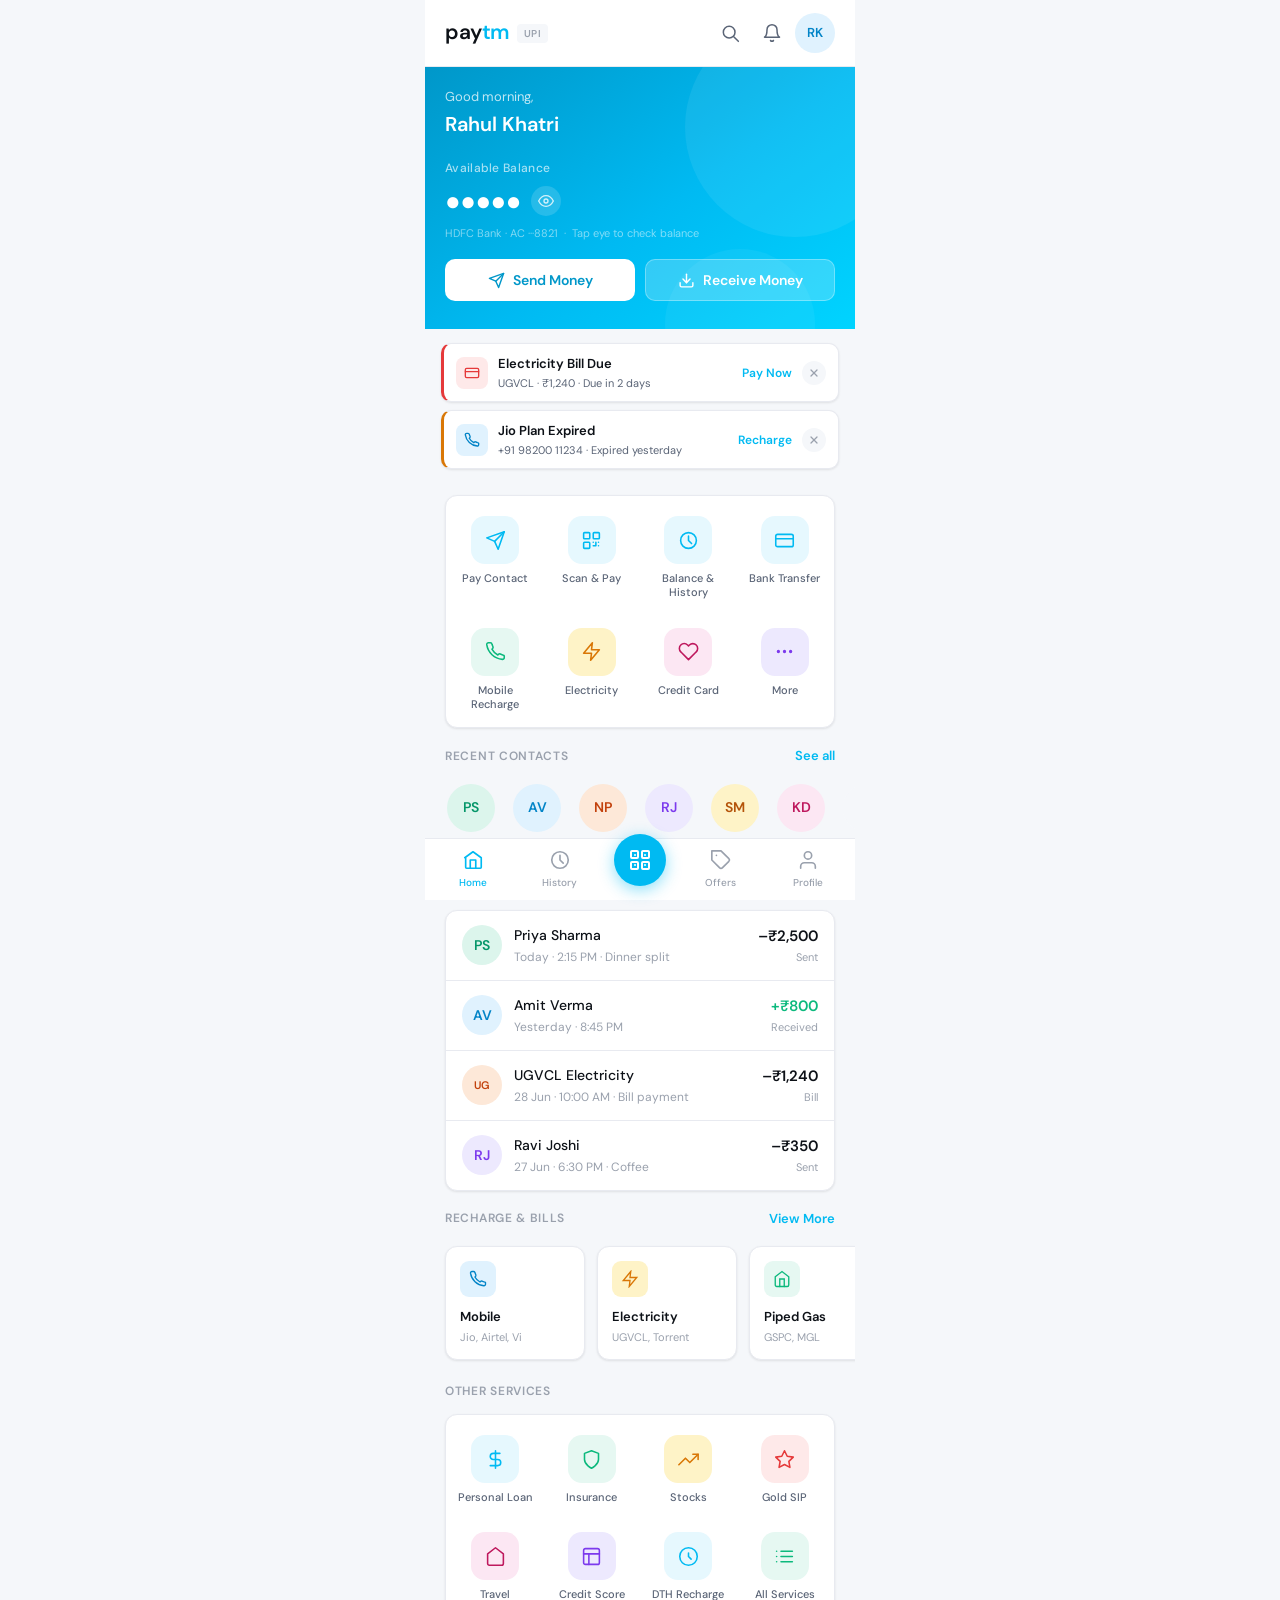
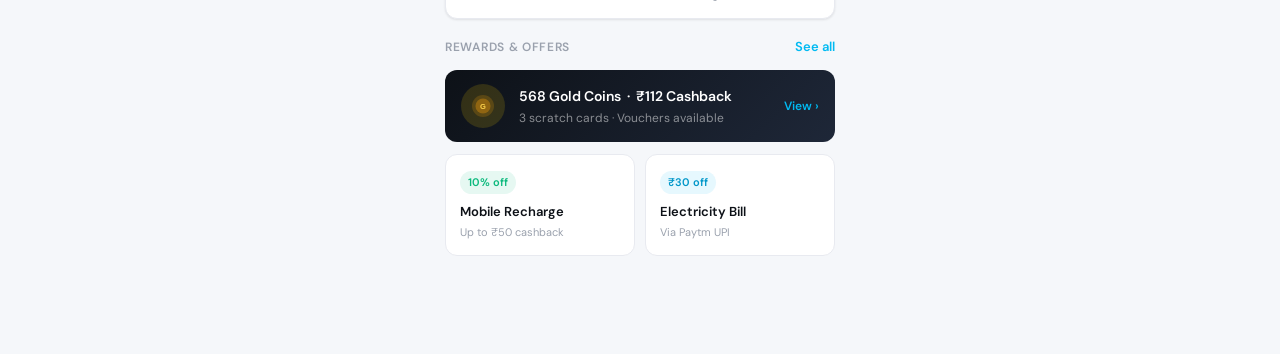
<file: index.html>
<!DOCTYPE html>
<html lang="en">
<head>
  <meta charset="UTF-8">
  <meta name="viewport" content="width=device-width, initial-scale=1.0">
  <title>Paytm — Home</title>
  <link rel="stylesheet" href="style.css">
</head>
<body>

<header class="topbar">
  <div class="topbar-brand">
    <span class="topbar-logo">pay<span>tm</span></span>
    <span class="topbar-upi">UPI</span>
  </div>
  <div class="topbar-right" style="display:flex;align-items:center;gap:4px;">
    <button class="icon-btn">
      <svg viewBox="0 0 24 24"><circle cx="11" cy="11" r="7"/><line x1="16.5" y1="16.5" x2="22" y2="22"/></svg>
    </button>
    <button class="icon-btn" onclick="window.location='history.html'">
      <svg viewBox="0 0 24 24"><path d="M18 8A6 6 0 006 8c0 7-3 9-3 9h18s-3-2-3-9"/><path d="M13.73 21a2 2 0 01-3.46 0"/></svg>
    </button>
    <div class="av av-40 c1" style="cursor:pointer;font-size:13px;" onclick="window.location='profile.html'">RK</div>
  </div>
</header>

<div class="page">

<!-- HERO -->
<section class="hero">
  <div style="position:relative;z-index:1;">
    <div class="hero-greeting">Good morning,</div>
    <div class="hero-name">Rahul Khatri</div>

    <div style="margin-top:20px;">
      <div class="hero-balance-label">Available Balance</div>
      <div style="display:flex;align-items:center;gap:10px;margin-top:5px;">
        <div id="balanceDisplay" class="hero-balance-hidden" onclick="openPin()">&#9679;&#9679;&#9679;&#9679;&#9679;</div>
        <button class="hero-eye-btn" id="eyeBtn" onclick="openPin()">
          <svg viewBox="0 0 24 24"><path d="M1 12s4-8 11-8 11 8 11 8-4 8-11 8-11-8-11-8z"/><circle cx="12" cy="12" r="3"/></svg>
        </button>
      </div>
      <div class="hero-bank-label" id="bankLabel">HDFC Bank · AC &middot;&middot;&middot;8821 &nbsp;&middot;&nbsp; Tap eye to check balance</div>
    </div>

    <div class="hero-actions">
      <button class="hero-action-btn send" onclick="openSendSheet()">
        <svg viewBox="0 0 24 24"><line x1="22" y1="2" x2="11" y2="13"/><polygon points="22 2 15 22 11 13 2 9 22 2"/></svg>
        Send Money
      </button>
      <button class="hero-action-btn" onclick="openReceiveSheet()">
        <svg viewBox="0 0 24 24"><path d="M21 15v4a2 2 0 01-2 2H5a2 2 0 01-2-2v-4"/><polyline points="7 10 12 15 17 10"/><line x1="12" y1="15" x2="12" y2="3"/></svg>
        Receive Money
      </button>
    </div>
  </div>
</section>

<!-- REMINDERS -->
<div id="reminders" style="padding:14px 16px 0;">

  <div class="reminder-pill due" id="rem1">
    <div class="reminder-icon" style="background:var(--red-light);color:var(--red);">
      <svg viewBox="0 0 24 24"><rect x="2" y="5" width="20" height="14" rx="2"/><line x1="2" y1="10" x2="22" y2="10"/></svg>
    </div>
    <div class="reminder-body">
      <div class="reminder-title">Electricity Bill Due</div>
      <div class="reminder-sub">UGVCL &middot; &#8377;1,240 &middot; Due in 2 days</div>
    </div>
    <span class="reminder-cta" onclick="window.location='pay.html'">Pay Now</span>
    <div class="reminder-close" onclick="dismissReminder('rem1')">
      <svg viewBox="0 0 24 24"><line x1="18" y1="6" x2="6" y2="18"/><line x1="6" y1="6" x2="18" y2="18"/></svg>
    </div>
  </div>

  <div class="reminder-pill" id="rem2" style="margin-top:8px;">
    <div class="reminder-icon" style="background:#E0F2FE;color:#0284C7;">
      <svg viewBox="0 0 24 24"><path d="M22 16.92V19a2 2 0 01-2.18 2A19.79 19.79 0 012 4.18 2 2 0 014 2h2.09A2 2 0 018 3.71c.327.96.694 1.9 1.1 2.81a2 2 0 01-.45 2.11L7.91 9.37A16 16 0 0014.63 16l.75-.75a2 2 0 012.11-.45c.91.406 1.85.773 2.81 1.1A2 2 0 0122 16.92z"/></svg>
    </div>
    <div class="reminder-body">
      <div class="reminder-title">Jio Plan Expired</div>
      <div class="reminder-sub">+91 98200 11234 &middot; Expired yesterday</div>
    </div>
    <span class="reminder-cta" onclick="window.location='pay.html'">Recharge</span>
    <div class="reminder-close" onclick="dismissReminder('rem2')">
      <svg viewBox="0 0 24 24"><line x1="18" y1="6" x2="6" y2="18"/><line x1="6" y1="6" x2="18" y2="18"/></svg>
    </div>
  </div>

</div>

<!-- QUICK ACTIONS -->
<div class="section" style="padding-top:18px;">
  <div class="card">
    <div class="pay-grid" style="padding:8px 4px 6px;">
      <a href="pay.html" class="pay-item">
        <div class="pay-ico bl"><svg viewBox="0 0 24 24"><line x1="22" y1="2" x2="11" y2="13"/><polygon points="22 2 15 22 11 13 2 9 22 2"/></svg></div>
        <span class="pay-label">Pay Contact</span>
      </a>
      <a href="scan.html" class="pay-item">
        <div class="pay-ico bl"><svg viewBox="0 0 24 24"><rect x="3" y="3" width="7" height="7" rx="1"/><rect x="14" y="3" width="7" height="7" rx="1"/><rect x="3" y="14" width="7" height="7" rx="1"/><path d="M14 14h.01M14 18h3M17 14v4M20 14h.01M20 18h.01"/></svg></div>
        <span class="pay-label">Scan &amp; Pay</span>
      </a>
      <a href="history.html" class="pay-item">
        <div class="pay-ico bl"><svg viewBox="0 0 24 24"><circle cx="12" cy="12" r="9"/><polyline points="12 7 12 12 15.5 15.5"/></svg></div>
        <span class="pay-label">Balance &amp; History</span>
      </a>
      <a href="pay.html" class="pay-item">
        <div class="pay-ico bl"><svg viewBox="0 0 24 24"><rect x="2" y="5" width="20" height="14" rx="2"/><line x1="2" y1="10" x2="22" y2="10"/></svg></div>
        <span class="pay-label">Bank Transfer</span>
      </a>
      <a href="#" class="pay-item">
        <div class="pay-ico gr"><svg viewBox="0 0 24 24"><path d="M22 16.92V19a2 2 0 01-2.18 2A19.79 19.79 0 012 4.18 2 2 0 014 2h2.09A2 2 0 018 3.71c.327.96.694 1.9 1.1 2.81a2 2 0 01-.45 2.11L7.91 9.37A16 16 0 0014.63 16l.75-.75a2 2 0 012.11-.45c.91.406 1.85.773 2.81 1.1A2 2 0 0122 16.92z"/></svg></div>
        <span class="pay-label">Mobile Recharge</span>
      </a>
      <a href="#" class="pay-item">
        <div class="pay-ico am"><svg viewBox="0 0 24 24"><path d="M13 2L3 14h9l-1 8 10-12h-9l1-8z"/></svg></div>
        <span class="pay-label">Electricity</span>
      </a>
      <a href="#" class="pay-item">
        <div class="pay-ico pk"><svg viewBox="0 0 24 24"><path d="M20.84 4.61a5.5 5.5 0 00-7.78 0L12 5.67l-1.06-1.06a5.5 5.5 0 00-7.78 7.78l1.06 1.06L12 21.23l7.78-7.78 1.06-1.06a5.5 5.5 0 000-7.78z"/></svg></div>
        <span class="pay-label">Credit Card</span>
      </a>
      <a href="#" class="pay-item">
        <div class="pay-ico pp"><svg viewBox="0 0 24 24"><circle cx="12" cy="12" r="1"/><circle cx="19" cy="12" r="1"/><circle cx="5" cy="12" r="1"/></svg></div>
        <span class="pay-label">More</span>
      </a>
    </div>
  </div>
</div>

<!-- RECENT CONTACTS -->
<div class="section" style="padding-top:18px;">
  <div class="section-header">
    <span class="section-title">Recent Contacts</span>
    <a href="pay.html" class="section-link">See all</a>
  </div>
  <div class="rc-scroll">
    <div class="rc-item" onclick="quickPay('Priya Sharma','priya.s@okicici')"><div class="av av-48 c2">PS</div><div class="rc-name">Priya</div></div>
    <div class="rc-item" onclick="quickPay('Amit Verma','amit.v@okaxis')"><div class="av av-48 c1">AV</div><div class="rc-name">Amit</div></div>
    <div class="rc-item" onclick="quickPay('Neha Patel','neha.p@paytm')"><div class="av av-48 c3">NP</div><div class="rc-name">Neha</div></div>
    <div class="rc-item" onclick="quickPay('Ravi Joshi','ravi.j@ybl')"><div class="av av-48 c4">RJ</div><div class="rc-name">Ravi</div></div>
    <div class="rc-item" onclick="quickPay('Sneha Mehta','sneha.m@okhdfc')"><div class="av av-48 c5">SM</div><div class="rc-name">Sneha</div></div>
    <div class="rc-item" onclick="quickPay('Karan Desai','karan.d@ptyes')"><div class="av av-48 c6">KD</div><div class="rc-name">Karan</div></div>
    <div class="rc-item" onclick="window.location='pay.html'"><div class="av av-48" style="background:var(--ink-050);color:var(--ink-300);font-size:20px;font-weight:300;">+</div><div class="rc-name">New</div></div>
  </div>
</div>

<!-- RECENT TRANSACTIONS -->
<div class="section" style="padding-top:18px;">
  <div class="section-header">
    <span class="section-title">Recent Transactions</span>
    <a href="history.html" class="section-link">See all</a>
  </div>
  <div class="card">
    <div class="txn" style="cursor:pointer;" onclick="openTxnDetail({name:'Priya Sharma',upi:'priya.s@okicici',amt:'2,500',type:'sent',date:'Today · 2:15 PM',ref:'TXN782341900561',cat:'Dinner split',init:'PS',col:'c2'})">
      <div class="av av-40 c2">PS</div>
      <div class="txn-body"><div class="txn-name">Priya Sharma</div><div class="txn-time">Today · 2:15 PM &middot; Dinner split</div></div>
      <div class="txn-right"><div class="txn-amt sent">&#8211;&#8377;2,500</div><div class="txn-tag">Sent</div></div>
    </div>
    <div class="txn" style="cursor:pointer;" onclick="openTxnDetail({name:'Amit Verma',upi:'amit.v@okaxis',amt:'800',type:'recv',date:'Yesterday · 8:45 PM',ref:'TXN910023456781',cat:'Received',init:'AV',col:'c1'})">
      <div class="av av-40 c1">AV</div>
      <div class="txn-body"><div class="txn-name">Amit Verma</div><div class="txn-time">Yesterday · 8:45 PM</div></div>
      <div class="txn-right"><div class="txn-amt recv">+&#8377;800</div><div class="txn-tag">Received</div></div>
    </div>
    <div class="txn" style="cursor:pointer;" onclick="openTxnDetail({name:'UGVCL Electricity',upi:'ugvcl@billpay',amt:'1,240',type:'sent',date:'28 Jun · 10:00 AM',ref:'TXN334512367891',cat:'Electricity Bill',init:'UG',col:'c3'})">
      <div class="av av-40 c3" style="font-size:11px;">UG</div>
      <div class="txn-body"><div class="txn-name">UGVCL Electricity</div><div class="txn-time">28 Jun · 10:00 AM &middot; Bill payment</div></div>
      <div class="txn-right"><div class="txn-amt sent">&#8211;&#8377;1,240</div><div class="txn-tag">Bill</div></div>
    </div>
    <div class="txn" style="cursor:pointer;" onclick="openTxnDetail({name:'Ravi Joshi',upi:'ravi.j@ybl',amt:'350',type:'sent',date:'27 Jun · 6:30 PM',ref:'TXN557891234560',cat:'Coffee',init:'RJ',col:'c4'})">
      <div class="av av-40 c4">RJ</div>
      <div class="txn-body"><div class="txn-name">Ravi Joshi</div><div class="txn-time">27 Jun · 6:30 PM &middot; Coffee</div></div>
      <div class="txn-right"><div class="txn-amt sent">&#8211;&#8377;350</div><div class="txn-tag">Sent</div></div>
    </div>
  </div>
</div>

<!-- RECHARGE & BILLS -->
<div class="section" style="padding-top:18px;">
  <div class="section-header">
    <span class="section-title">Recharge &amp; Bills</span>
    <span class="section-link" style="cursor:pointer;">View More</span>
  </div>
  <div class="recharge-scroll">
    <div class="recharge-card" onclick="window.location='pay.html'">
      <div style="width:36px;height:36px;border-radius:9px;background:#E0F2FE;display:flex;align-items:center;justify-content:center;">
        <svg width="18" height="18" viewBox="0 0 24 24" fill="none" stroke="#0284C7" stroke-width="1.8" stroke-linecap="round"><path d="M22 16.92V19a2 2 0 01-2.18 2A19.79 19.79 0 012 4.18 2 2 0 014 2h2.09A2 2 0 018 3.71c.327.96.694 1.9 1.1 2.81a2 2 0 01-.45 2.11L7.91 9.37A16 16 0 0014.63 16l.75-.75a2 2 0 012.11-.45c.91.406 1.85.773 2.81 1.1A2 2 0 0122 16.92z"/></svg>
      </div>
      <div class="recharge-card-title">Mobile</div>
      <div class="recharge-card-sub">Jio, Airtel, Vi</div>
    </div>
    <div class="recharge-card" onclick="window.location='pay.html'">
      <div style="width:36px;height:36px;border-radius:9px;background:var(--amber-light);display:flex;align-items:center;justify-content:center;">
        <svg width="18" height="18" viewBox="0 0 24 24" fill="none" stroke="var(--amber)" stroke-width="1.8" stroke-linecap="round"><path d="M13 2L3 14h9l-1 8 10-12h-9l1-8z"/></svg>
      </div>
      <div class="recharge-card-title">Electricity</div>
      <div class="recharge-card-sub">UGVCL, Torrent</div>
    </div>
    <div class="recharge-card" onclick="window.location='pay.html'">
      <div style="width:36px;height:36px;border-radius:9px;background:var(--green-light);display:flex;align-items:center;justify-content:center;">
        <svg width="18" height="18" viewBox="0 0 24 24" fill="none" stroke="var(--green)" stroke-width="1.8" stroke-linecap="round"><path d="M3 9l9-7 9 7v11a2 2 0 01-2 2H5a2 2 0 01-2-2z"/><polyline points="9 22 9 12 15 12 15 22"/></svg>
      </div>
      <div class="recharge-card-title">Piped Gas</div>
      <div class="recharge-card-sub">GSPC, MGL</div>
    </div>
    <div class="recharge-card" onclick="window.location='pay.html'">
      <div style="width:36px;height:36px;border-radius:9px;background:var(--red-light);display:flex;align-items:center;justify-content:center;">
        <svg width="18" height="18" viewBox="0 0 24 24" fill="none" stroke="var(--red)" stroke-width="1.8" stroke-linecap="round"><rect x="2" y="5" width="20" height="14" rx="2"/><line x1="2" y1="10" x2="22" y2="10"/></svg>
      </div>
      <div class="recharge-card-title">Loan EMI</div>
      <div class="recharge-card-sub">Auto or manual</div>
    </div>
    <div class="recharge-card" onclick="window.location='pay.html'">
      <div style="width:36px;height:36px;border-radius:9px;background:#EDE9FE;display:flex;align-items:center;justify-content:center;">
        <svg width="18" height="18" viewBox="0 0 24 24" fill="none" stroke="#7C3AED" stroke-width="1.8" stroke-linecap="round"><path d="M20.59 13.41l-7.17 7.17a2 2 0 01-2.83 0L2 12V2h10l8.59 8.59a2 2 0 010 2.82z"/><line x1="7" y1="7" x2="7.01" y2="7"/></svg>
      </div>
      <div class="recharge-card-title">FASTag</div>
      <div class="recharge-card-sub">Recharge tag</div>
    </div>
  </div>
</div>

<!-- OTHER SERVICES -->
<div class="section" style="padding-top:18px;">
  <div class="section-header"><span class="section-title">Other Services</span></div>
  <div class="card">
    <div class="pay-grid" style="padding:8px 4px 6px;">
      <a href="#" class="pay-item"><div class="pay-ico bl"><svg viewBox="0 0 24 24"><path d="M12 2v20M17 5H9.5a3.5 3.5 0 000 7h5a3.5 3.5 0 010 7H6"/></svg></div><span class="pay-label">Personal Loan</span></a>
      <a href="#" class="pay-item"><div class="pay-ico gr"><svg viewBox="0 0 24 24"><path d="M12 22s8-4 8-10V5l-8-3-8 3v7c0 6 8 10 8 10z"/></svg></div><span class="pay-label">Insurance</span></a>
      <a href="#" class="pay-item"><div class="pay-ico am"><svg viewBox="0 0 24 24"><polyline points="23 6 13.5 15.5 8.5 10.5 1 18"/><polyline points="17 6 23 6 23 12"/></svg></div><span class="pay-label">Stocks</span></a>
      <a href="#" class="pay-item"><div class="pay-ico rd"><svg viewBox="0 0 24 24"><path d="M12 2l3.09 6.26L22 9.27l-5 4.87 1.18 6.88L12 17.77l-6.18 3.25L7 14.14 2 9.27l6.91-1.01L12 2z"/></svg></div><span class="pay-label">Gold SIP</span></a>
      <a href="#" class="pay-item"><div class="pay-ico pk"><svg viewBox="0 0 24 24"><path d="M3 9l9-7 9 7v11a2 2 0 01-2 2H5a2 2 0 01-2-2z"/></svg></div><span class="pay-label">Travel</span></a>
      <a href="#" class="pay-item"><div class="pay-ico pp"><svg viewBox="0 0 24 24"><rect x="3" y="3" width="18" height="18" rx="2"/><path d="M3 9h18M9 21V9"/></svg></div><span class="pay-label">Credit Score</span></a>
      <a href="#" class="pay-item"><div class="pay-ico bl"><svg viewBox="0 0 24 24"><circle cx="12" cy="12" r="10"/><path d="M12 8v4l3 3"/></svg></div><span class="pay-label">DTH Recharge</span></a>
      <a href="#" class="pay-item"><div class="pay-ico gr"><svg viewBox="0 0 24 24"><line x1="8" y1="6" x2="21" y2="6"/><line x1="8" y1="12" x2="21" y2="12"/><line x1="8" y1="18" x2="21" y2="18"/><line x1="3" y1="6" x2="3.01" y2="6"/><line x1="3" y1="12" x2="3.01" y2="12"/><line x1="3" y1="18" x2="3.01" y2="18"/></svg></div><span class="pay-label">All Services</span></a>
    </div>
  </div>
</div>

<!-- REWARDS MINI -->
<div class="section" style="padding-top:18px;">
  <div class="section-header">
    <span class="section-title">Rewards &amp; Offers</span>
    <a href="offers.html" class="section-link">See all</a>
  </div>

  <div class="reward-mini" onclick="window.location='offers.html'">
    <div class="reward-mini-coins">
      <svg viewBox="0 0 32 32" width="28" height="28">
        <circle cx="16" cy="16" r="16" fill="#F59E0B" opacity=".2"/>
        <circle cx="16" cy="16" r="11" fill="#F59E0B" opacity=".35"/>
        <text x="16" y="20" text-anchor="middle" fill="#FCD34D" font-size="11" font-weight="700" font-family="sans-serif">G</text>
      </svg>
    </div>
    <div class="reward-mini-body">
      <div class="reward-mini-title">568 Gold Coins &nbsp;&middot;&nbsp; &#8377;112 Cashback</div>
      <div class="reward-mini-sub">3 scratch cards &middot; Vouchers available</div>
    </div>
    <div class="reward-mini-cta">View &rsaquo;</div>
  </div>

  <div style="display:grid;grid-template-columns:1fr 1fr;gap:10px;margin-top:12px;">
    <div style="background:var(--white);border:1px solid var(--ink-100);border-radius:var(--radius-md);padding:14px;cursor:pointer;" onclick="window.location='offers.html'">
      <span class="badge badge-green" style="margin-bottom:8px;">10% off</span>
      <div style="font-size:13px;font-weight:600;color:var(--ink-900);">Mobile Recharge</div>
      <div style="font-size:11px;color:var(--ink-300);margin-top:3px;">Up to &#8377;50 cashback</div>
    </div>
    <div style="background:var(--white);border:1px solid var(--ink-100);border-radius:var(--radius-md);padding:14px;cursor:pointer;" onclick="window.location='offers.html'">
      <span class="badge badge-blue" style="margin-bottom:8px;">&#8377;30 off</span>
      <div style="font-size:13px;font-weight:600;color:var(--ink-900);">Electricity Bill</div>
      <div style="font-size:11px;color:var(--ink-300);margin-top:3px;">Via Paytm UPI</div>
    </div>
  </div>
</div>

<div style="height:24px;"></div>
</div>

<!-- ── SEND SHEET ── -->
<div class="sheet-overlay" id="sendOverlay" onclick="closeSendSheet()"></div>
<div class="sheet-panel" id="sendPanel">
  <div class="sheet-handle"><span></span></div>
  <div style="padding:4px 20px 0;">
    <div style="font-size:17px;font-weight:600;color:var(--ink-900);margin-bottom:14px;">Send Money</div>
    <div class="input-wrap" style="position:relative;">
      <svg viewBox="0 0 24 24" style="position:absolute;left:14px;width:18px;height:18px;stroke:var(--ink-300);fill:none;stroke-width:1.8;z-index:1;"><circle cx="11" cy="11" r="7"/><line x1="16.5" y1="16.5" x2="22" y2="22"/></svg>
      <input class="input" type="text" placeholder="Name, UPI ID or mobile number" id="sendSearch" oninput="filterSendList(this.value)" style="padding-right:48px;">
      <div onclick="goScan()" title="Scan QR" style="position:absolute;right:10px;top:50%;transform:translateY(-50%);width:32px;height:32px;border-radius:8px;background:var(--blue-light);display:flex;align-items:center;justify-content:center;cursor:pointer;z-index:1;">
        <svg viewBox="0 0 24 24" width="16" height="16" fill="none" stroke="var(--blue)" stroke-width="2" stroke-linecap="round"><rect x="3" y="3" width="7" height="7" rx="1"/><rect x="14" y="3" width="7" height="7" rx="1"/><rect x="3" y="14" width="7" height="7" rx="1"/><path d="M14 14h.01M14 18h3M17 14v4M20 14h.01"/></svg>
      </div>
    </div>
    <div style="font-size:11px;font-weight:600;color:var(--ink-300);letter-spacing:.5px;text-transform:uppercase;margin:16px 0 10px;">Recent</div>
    <div class="rc-scroll" style="padding:0;margin:0 0 12px;">
      <div class="rc-item" onclick="selectPayee('Priya Sharma','priya.s@okicici')"><div class="av av-40 c2">PS</div><div class="rc-name">Priya</div></div>
      <div class="rc-item" onclick="selectPayee('Amit Verma','amit.v@okaxis')"><div class="av av-40 c1">AV</div><div class="rc-name">Amit</div></div>
      <div class="rc-item" onclick="selectPayee('Neha Patel','neha.p@paytm')"><div class="av av-40 c3">NP</div><div class="rc-name">Neha</div></div>
      <div class="rc-item" onclick="selectPayee('Ravi Joshi','ravi.j@ybl')"><div class="av av-40 c4">RJ</div><div class="rc-name">Ravi</div></div>
      <div class="rc-item" onclick="selectPayee('Karan Desai','karan.d@ptyes')"><div class="av av-40 c6">KD</div><div class="rc-name">Karan</div></div>
    </div>
    <div id="sendContactList" style="max-height:240px;overflow-y:auto;border-radius:var(--radius-sm);border:1px solid var(--ink-100);">
      <div class="contact" data-name="Priya Sharma" onclick="selectPayee('Priya Sharma','priya.s@okicici')"><div class="av av-40 c2">PS</div><div class="contact-info"><div class="contact-name">Priya Sharma</div><div class="contact-sub">priya.s@okicici</div></div></div>
      <div class="contact" data-name="Amit Verma" onclick="selectPayee('Amit Verma','amit.v@okaxis')"><div class="av av-40 c1">AV</div><div class="contact-info"><div class="contact-name">Amit Verma</div><div class="contact-sub">amit.v@okaxis</div></div></div>
      <div class="contact" data-name="Neha Patel" onclick="selectPayee('Neha Patel','neha.p@paytm')"><div class="av av-40 c3">NP</div><div class="contact-info"><div class="contact-name">Neha Patel</div><div class="contact-sub">neha.p@paytm</div></div></div>
      <div class="contact" data-name="Ravi Joshi" onclick="selectPayee('Ravi Joshi','ravi.j@ybl')"><div class="av av-40 c4">RJ</div><div class="contact-info"><div class="contact-name">Ravi Joshi</div><div class="contact-sub">ravi.j@ybl</div></div></div>
      <div class="contact" data-name="Sneha Mehta" onclick="selectPayee('Sneha Mehta','sneha.m@okhdfc')"><div class="av av-40 c5">SM</div><div class="contact-info"><div class="contact-name">Sneha Mehta</div><div class="contact-sub">sneha.m@okhdfc</div></div></div>
      <div class="contact" data-name="Karan Desai" onclick="selectPayee('Karan Desai','karan.d@ptyes')"><div class="av av-40 c6">KD</div><div class="contact-info"><div class="contact-name">Karan Desai</div><div class="contact-sub">karan.d@ptyes</div></div></div>
    </div>
  </div>
</div>

<!-- ── RECEIVE SHEET ── -->
<div class="sheet-overlay" id="receiveOverlay" onclick="closeReceiveSheet()"></div>
<div class="sheet-panel" id="receivePanel">
  <div class="sheet-handle"><span></span></div>
  <div style="padding:4px 20px 0;">
    <div style="font-size:17px;font-weight:600;color:var(--ink-900);margin-bottom:18px;">Receive Money</div>
    <div style="display:flex;align-items:center;gap:12px;margin-bottom:18px;padding-bottom:16px;border-bottom:1px solid var(--ink-100);">
      <div class="av av-44 c1">RK</div>
      <div style="flex:1;"><div style="font-size:15px;font-weight:600;color:var(--ink-900);">Rahul Khatri</div><div style="font-size:12px;color:var(--ink-300);margin-top:2px;">HDFC Bank &middot; AC &middot;&middot;&middot;8821</div></div>
      <span class="badge badge-green">Verified</span>
    </div>
    <div style="text-align:center;">
      <div style="width:170px;height:170px;margin:0 auto;border:3px solid var(--blue);border-radius:14px;padding:12px;display:flex;align-items:center;justify-content:center;">
        <svg width="138" height="138" viewBox="0 0 140 140" fill="none">
          <rect x="0" y="0" width="42" height="42" rx="4" fill="#0D1117"/><rect x="8" y="8" width="26" height="26" fill="white"/><rect x="13" y="13" width="16" height="16" fill="#0D1117"/>
          <rect x="98" y="0" width="42" height="42" rx="4" fill="#0D1117"/><rect x="106" y="8" width="26" height="26" fill="white"/><rect x="111" y="13" width="16" height="16" fill="#0D1117"/>
          <rect x="0" y="98" width="42" height="42" rx="4" fill="#0D1117"/><rect x="8" y="106" width="26" height="26" fill="white"/><rect x="13" y="111" width="16" height="16" fill="#0D1117"/>
          <rect x="48" y="4" width="6" height="6" rx="1" fill="#0D1117"/><rect x="58" y="4" width="6" height="6" rx="1" fill="#0D1117"/><rect x="70" y="10" width="6" height="6" rx="1" fill="#0D1117"/><rect x="80" y="4" width="6" height="6" rx="1" fill="#0D1117"/>
          <rect x="4" y="48" width="6" height="6" rx="1" fill="#0D1117"/><rect x="14" y="58" width="6" height="6" rx="1" fill="#0D1117"/><rect x="4" y="68" width="6" height="6" rx="1" fill="#0D1117"/><rect x="24" y="58" width="6" height="6" rx="1" fill="#0D1117"/>
          <rect x="52" y="52" width="12" height="12" rx="2" fill="#00BAF2"/>
          <rect x="68" y="48" width="6" height="6" rx="1" fill="#0D1117"/><rect x="80" y="56" width="6" height="6" rx="1" fill="#0D1117"/><rect x="94" y="48" width="6" height="6" rx="1" fill="#0D1117"/><rect x="108" y="52" width="6" height="6" rx="1" fill="#0D1117"/>
          <rect x="48" y="68" width="6" height="6" rx="1" fill="#0D1117"/><rect x="60" y="78" width="6" height="6" rx="1" fill="#0D1117"/><rect x="74" y="68" width="6" height="6" rx="1" fill="#0D1117"/><rect x="88" y="76" width="6" height="6" rx="1" fill="#0D1117"/>
          <rect x="48" y="100" width="6" height="6" rx="1" fill="#0D1117"/><rect x="62" y="110" width="6" height="6" rx="1" fill="#0D1117"/><rect x="74" y="100" width="6" height="6" rx="1" fill="#0D1117"/><rect x="86" y="114" width="6" height="6" rx="1" fill="#0D1117"/><rect x="100" y="100" width="6" height="6" rx="1" fill="#0D1117"/><rect x="112" y="110" width="6" height="6" rx="1" fill="#0D1117"/>
        </svg>
      </div>
      <div style="font-size:12px;color:var(--ink-300);margin-top:10px;">Ask them to scan to pay you</div>
    </div>
    <div style="display:flex;align-items:center;justify-content:space-between;background:var(--ink-050);border-radius:var(--radius-sm);padding:12px 14px;margin-top:16px;">
      <div><div style="font-size:10px;color:var(--ink-300);font-weight:600;letter-spacing:.4px;text-transform:uppercase;margin-bottom:3px;">UPI ID</div><div style="font-size:14px;font-weight:600;color:var(--ink-900);">rahul.khatri@okhdfc</div></div>
      <button id="upiCopyBtn" onclick="doCopyUpi()" style="font-size:13px;font-weight:600;color:var(--blue);background:none;border:none;cursor:pointer;">Copy</button>
    </div>
    <div style="display:grid;grid-template-columns:1fr 1fr;gap:10px;margin-top:14px;">
      <button class="btn btn-ghost btn-full" style="gap:6px;font-size:13px;"><svg viewBox="0 0 24 24" width="16" height="16" stroke="currentColor" fill="none" stroke-width="2" stroke-linecap="round"><circle cx="18" cy="5" r="3"/><circle cx="6" cy="12" r="3"/><circle cx="18" cy="19" r="3"/><line x1="8.59" y1="13.51" x2="15.42" y2="17.49"/><line x1="15.41" y1="6.51" x2="8.59" y2="10.49"/></svg>Share</button>
      <button class="btn btn-outline btn-full" style="gap:6px;font-size:13px;"><svg viewBox="0 0 24 24" width="16" height="16" stroke="currentColor" fill="none" stroke-width="2" stroke-linecap="round"><path d="M21 15v4a2 2 0 01-2 2H5a2 2 0 01-2-2v-4"/><polyline points="7 10 12 15 17 10"/><line x1="12" y1="15" x2="12" y2="3"/></svg>Download</button>
    </div>
  </div>
</div>

<!-- ── TXN DETAIL SHEET ── -->
<div class="sheet-overlay" id="txnOverlay" onclick="closeTxnDetail()"></div>
<div class="sheet-panel" id="txnPanel">
  <div class="sheet-handle"><span></span></div>
  <div style="padding:4px 20px 0;">
    <div style="text-align:center;padding:8px 0 16px;border-bottom:1px solid var(--ink-100);">
      <div style="width:52px;height:52px;border-radius:50%;background:var(--green-light);display:flex;align-items:center;justify-content:center;margin:0 auto 10px;">
        <svg width="26" height="26" viewBox="0 0 24 24" fill="none" stroke="var(--green)" stroke-width="2.5" stroke-linecap="round" stroke-linejoin="round"><polyline points="20 6 9 17 4 12"/></svg>
      </div>
      <div id="td-status" style="font-size:13px;font-weight:600;color:var(--green);">Payment Successful</div>
      <div id="td-amt" style="font-size:34px;font-weight:600;color:var(--ink-900);letter-spacing:-1px;margin-top:4px;">&#8211;&#8377;2,500</div>
    </div>
    <div style="padding:14px 0;border-bottom:1px solid var(--ink-100);display:flex;align-items:center;gap:12px;">
      <div class="av av-44 c2" id="td-av">PS</div>
      <div>
        <div style="font-size:11px;color:var(--ink-300);text-transform:uppercase;font-weight:600;letter-spacing:.4px;margin-bottom:2px;" id="td-dir">To</div>
        <div style="font-size:15px;font-weight:600;color:var(--ink-900);" id="td-name">Priya Sharma</div>
        <div style="font-size:12px;color:var(--ink-300);margin-top:2px;" id="td-upi">priya.s@okicici</div>
      </div>
    </div>
    <div style="padding:12px 0;">
      <div style="display:flex;justify-content:space-between;align-items:center;padding:9px 0;"><span style="font-size:13px;color:var(--ink-300);">Date &amp; Time</span><span style="font-size:13px;font-weight:500;color:var(--ink-900);" id="td-date">Today &middot; 2:15 PM</span></div>
      <div style="display:flex;justify-content:space-between;align-items:center;padding:9px 0;border-top:1px solid var(--ink-100);"><span style="font-size:13px;color:var(--ink-300);">Category</span><span style="font-size:13px;font-weight:500;color:var(--ink-900);" id="td-cat">Dinner split</span></div>
      <div style="display:flex;justify-content:space-between;align-items:center;padding:9px 0;border-top:1px solid var(--ink-100);">
        <span style="font-size:13px;color:var(--ink-300);">UPI Ref No.</span>
        <div style="display:flex;align-items:center;gap:8px;"><span style="font-size:11px;color:var(--ink-500);font-family:monospace;" id="td-ref">TXN782341900561</span><button id="td-copy" style="font-size:12px;font-weight:600;color:var(--blue);background:none;border:none;cursor:pointer;" onclick="copyTxnRef()">Copy</button></div>
      </div>
      <div style="display:flex;justify-content:space-between;align-items:center;padding:9px 0;border-top:1px solid var(--ink-100);"><span style="font-size:13px;color:var(--ink-300);">Paid from</span><span style="font-size:13px;font-weight:500;color:var(--ink-900);">HDFC Bank &middot; UPI</span></div>
    </div>
    <div style="display:grid;grid-template-columns:1fr 1fr;gap:10px;margin-top:4px;">
      <button class="btn btn-ghost btn-full" onclick="closeTxnDetail();window.location='pay.html'">Pay Again</button>
      <button class="btn btn-outline btn-full" onclick="closeTxnDetail();window.location='history.html'">Full History</button>
    </div>
  </div>
</div>

<!-- ── PIN OVERLAY ── -->
<div class="pin-overlay" id="pinOverlay">
  <div class="pin-panel">
    <div class="sheet-handle"><span></span></div>
    <div style="padding:4px 0 0;text-align:center;">
      <div style="font-size:16px;font-weight:600;color:var(--ink-900);">Enter UPI PIN</div>
      <div style="font-size:13px;color:var(--ink-300);margin-top:4px;">To view your account balance</div>
      <div class="pin-dots" id="pinDots">
        <div class="pin-dot"></div><div class="pin-dot"></div><div class="pin-dot"></div>
        <div class="pin-dot"></div><div class="pin-dot"></div><div class="pin-dot"></div>
      </div>
      <div class="pin-keypad">
        <button class="pin-key" onclick="pinInput('1')">1</button>
        <button class="pin-key" onclick="pinInput('2')">2</button>
        <button class="pin-key" onclick="pinInput('3')">3</button>
        <button class="pin-key" onclick="pinInput('4')">4</button>
        <button class="pin-key" onclick="pinInput('5')">5</button>
        <button class="pin-key" onclick="pinInput('6')">6</button>
        <button class="pin-key" onclick="pinInput('7')">7</button>
        <button class="pin-key" onclick="pinInput('8')">8</button>
        <button class="pin-key" onclick="pinInput('9')">9</button>
        <button class="pin-key" style="font-size:13px;color:var(--ink-400);" onclick="closePin()">Cancel</button>
        <button class="pin-key" onclick="pinInput('0')">0</button>
        <button class="pin-key del" onclick="pinDelete()">&#9003;</button>
      </div>
    </div>
  </div>
</div>

<script src="script.js"></script>
<script>
renderNav('home');

/* Reminders */
function dismissReminder(id) {
  const el = document.getElementById(id);
  el.style.transition = 'opacity .2s, max-height .3s, margin .3s, padding .3s';
  el.style.opacity = '0'; el.style.maxHeight = '0';
  el.style.marginTop = '0'; el.style.overflow = 'hidden';
  setTimeout(() => el.remove(), 320);
}

/* PIN / balance */
let pinVal = '';
function openPin() {
  pinVal = '';
  updatePinDots();
  document.getElementById('pinOverlay').classList.add('active');
}
function closePin() {
  document.getElementById('pinOverlay').classList.remove('active');
  pinVal = '';
  updatePinDots();
}
function pinInput(d) {
  if (pinVal.length >= 6) return;
  pinVal += d;
  updatePinDots();
  if (pinVal.length === 6) setTimeout(() => { closePin(); revealBalance(); }, 250);
}
function pinDelete() { pinVal = pinVal.slice(0,-1); updatePinDots(); }
function updatePinDots() {
  document.querySelectorAll('.pin-dot').forEach((d,i) => d.classList.toggle('filled', i < pinVal.length));
}
function revealBalance() {
  document.getElementById('balanceDisplay').textContent = '\u20B924,560.00';
  document.getElementById('balanceDisplay').className = 'hero-balance-shown';
  document.getElementById('bankLabel').textContent = 'HDFC Bank \u00B7 AC \u00B7\u00B7\u00B78821';
  document.getElementById('eyeBtn').onclick = hideBalance;
  document.getElementById('eyeBtn').innerHTML = `<svg viewBox="0 0 24 24" width="16" height="16" fill="none" stroke="rgba(255,255,255,.8)" stroke-width="2" stroke-linecap="round"><path d="M17.94 17.94A10.07 10.07 0 0112 20c-7 0-11-8-11-8a18.45 18.45 0 015.06-5.94M9.9 4.24A9.12 9.12 0 0112 4c7 0 11 8 11 8a18.5 18.5 0 01-2.16 3.19m-6.72-1.07a3 3 0 11-4.24-4.24"/><line x1="1" y1="1" x2="23" y2="23"/></svg>`;
}
function hideBalance() {
  document.getElementById('balanceDisplay').innerHTML = '&#9679;&#9679;&#9679;&#9679;&#9679;';
  document.getElementById('balanceDisplay').className = 'hero-balance-hidden';
  document.getElementById('bankLabel').textContent = 'HDFC Bank \u00B7 AC \u00B7\u00B7\u00B78821 \u00B7 Tap to check balance';
  document.getElementById('eyeBtn').onclick = openPin;
  document.getElementById('eyeBtn').innerHTML = `<svg viewBox="0 0 24 24" width="16" height="16" fill="none" stroke="rgba(255,255,255,.8)" stroke-width="2" stroke-linecap="round"><path d="M1 12s4-8 11-8 11 8 11 8-4 8-11 8-11-8-11-8z"/><circle cx="12" cy="12" r="3"/></svg>`;
}

/* Send sheet */
function openSendSheet() {
  document.getElementById('sendOverlay').style.display = 'block';
  document.getElementById('sendPanel').style.display = 'block';
  setTimeout(() => document.getElementById('sendSearch').focus(), 100);
}
function closeSendSheet() {
  document.getElementById('sendOverlay').style.display = 'none';
  document.getElementById('sendPanel').style.display = 'none';
}
function filterSendList(v) {
  const q = v.toLowerCase();
  document.querySelectorAll('#sendContactList .contact').forEach(el => {
    el.style.display = el.dataset.name.toLowerCase().includes(q) ? '' : 'none';
  });
}
function selectPayee(name, upi) {
  closeSendSheet();
  sessionStorage.setItem('payee', name);
  sessionStorage.setItem('upi', upi);
  window.location = 'pay.html';
}
function quickPay(name, upi) { selectPayee(name, upi); }
function goScan() { closeSendSheet(); window.location = 'scan.html'; }

/* Receive sheet */
function openReceiveSheet() {
  document.getElementById('receiveOverlay').style.display = 'block';
  document.getElementById('receivePanel').style.display = 'block';
}
function closeReceiveSheet() {
  document.getElementById('receiveOverlay').style.display = 'none';
  document.getElementById('receivePanel').style.display = 'none';
}
function doCopyUpi() {
  navigator.clipboard.writeText('rahul.khatri@okhdfc').then(() => {
    const btn = document.getElementById('upiCopyBtn');
    btn.textContent = 'Copied!'; btn.style.color = 'var(--green)';
    setTimeout(() => { btn.textContent = 'Copy'; btn.style.color = ''; }, 2000);
  }).catch(() => {});
}

/* Txn detail sheet */
let currentRef = '';
function openTxnDetail(t) {
  currentRef = t.ref;
  const isSent = t.type === 'sent';
  document.getElementById('td-amt').textContent = (isSent ? '\u2212' : '+') + '\u20B9' + t.amt;
  document.getElementById('td-amt').style.color = isSent ? 'var(--ink-900)' : 'var(--green)';
  document.getElementById('td-status').textContent = isSent ? 'Payment Successful' : 'Money Received';
  document.getElementById('td-av').textContent = t.init;
  document.getElementById('td-av').className = 'av av-44 ' + t.col;
  document.getElementById('td-dir').textContent = isSent ? 'To' : 'From';
  document.getElementById('td-name').textContent = t.name;
  document.getElementById('td-upi').textContent = t.upi;
  document.getElementById('td-date').textContent = t.date;
  document.getElementById('td-cat').textContent = t.cat;
  document.getElementById('td-ref').textContent = t.ref;
  document.getElementById('txnOverlay').style.display = 'block';
  document.getElementById('txnPanel').style.display = 'block';
}
function closeTxnDetail() {
  document.getElementById('txnOverlay').style.display = 'none';
  document.getElementById('txnPanel').style.display = 'none';
}
function copyTxnRef() {
  navigator.clipboard.writeText(currentRef).then(() => {
    const btn = document.getElementById('td-copy');
    btn.textContent = 'Copied!'; btn.style.color = 'var(--green)';
    setTimeout(() => { btn.textContent = 'Copy'; btn.style.color = ''; }, 2000);
  }).catch(() => {});
}
</script>
</body>
</html>
</file>
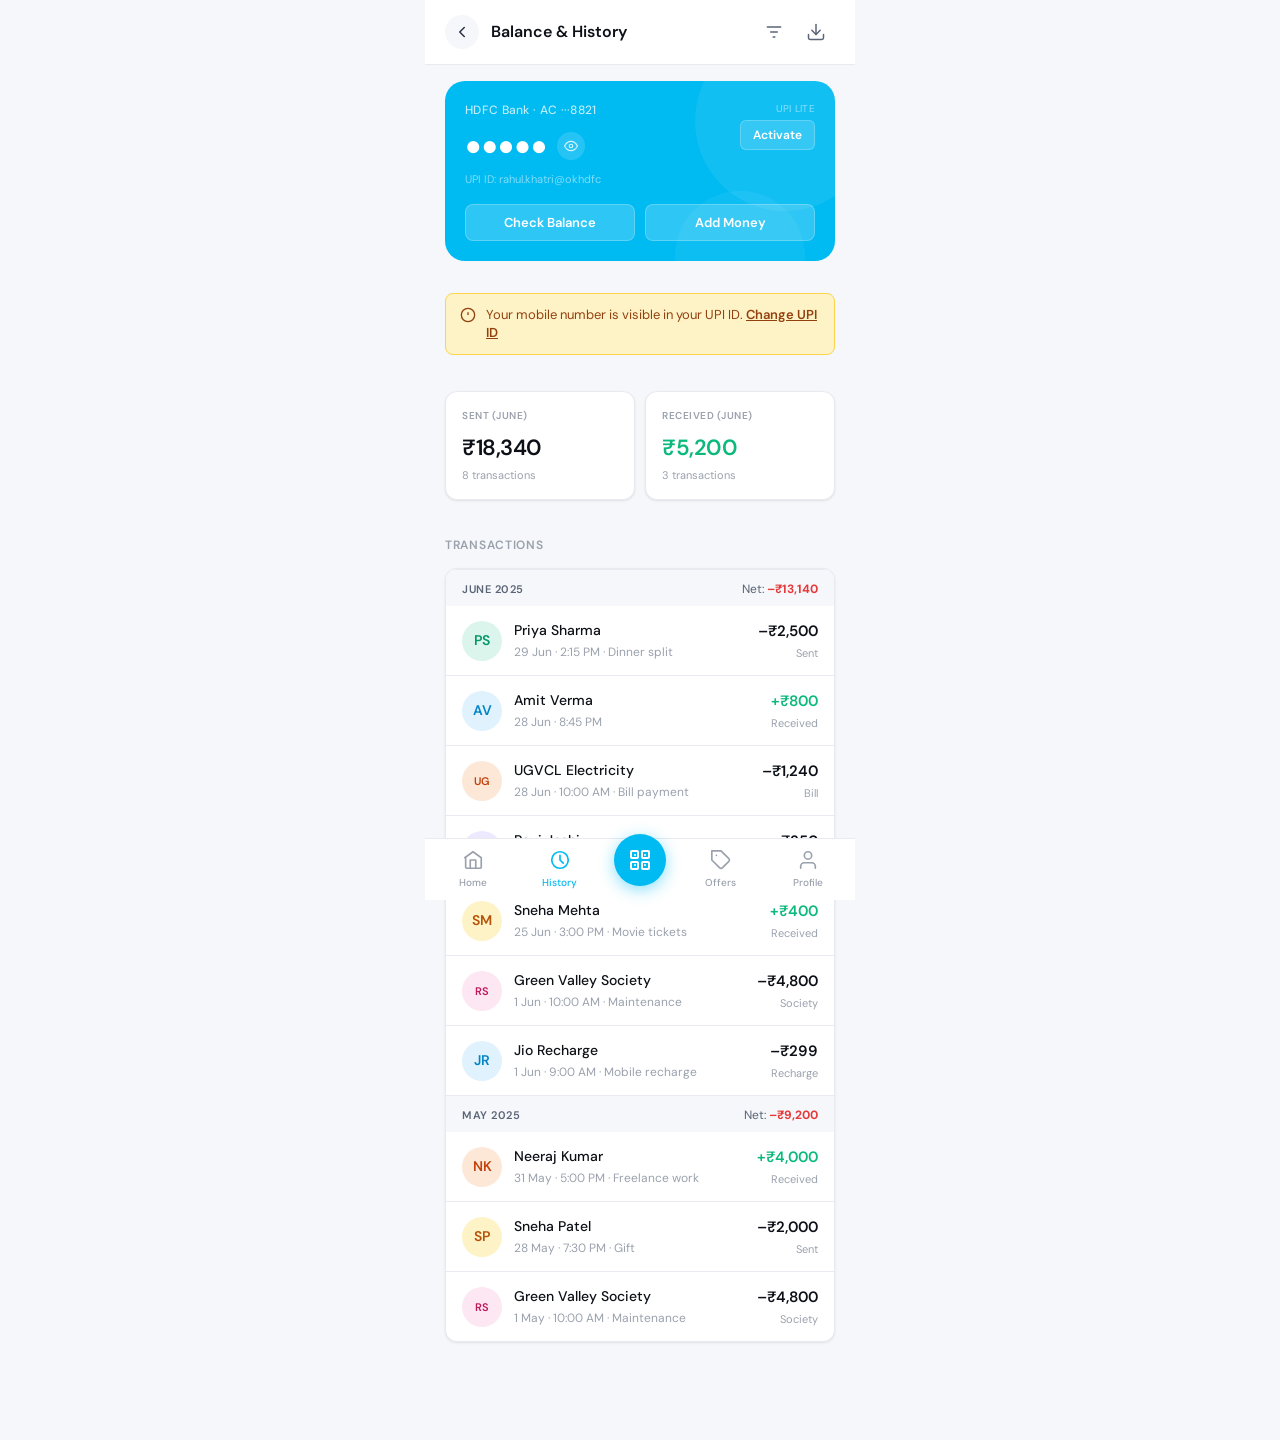
<file: history.html>
<!DOCTYPE html>
<html lang="en">
<head>
  <meta charset="UTF-8">
  <meta name="viewport" content="width=device-width, initial-scale=1.0">
  <title>Paytm — Balance &amp; History</title>
  <link rel="stylesheet" href="style.css">
</head>
<body>
<div class="page">

  <header class="page-header">
    <a href="index.html" class="back-btn"><svg viewBox="0 0 24 24"><polyline points="15 18 9 12 15 6"/></svg></a>
    <span class="page-header-title">Balance &amp; History</span>
    <div class="page-header-right" style="display:flex;gap:4px;">
      <button class="icon-btn" onclick="toggleFilter()">
        <svg viewBox="0 0 24 24"><line x1="4" y1="6" x2="20" y2="6"/><line x1="8" y1="12" x2="16" y2="12"/><line x1="11" y1="18" x2="13" y2="18"/></svg>
      </button>
      <button class="icon-btn">
        <svg viewBox="0 0 24 24"><path d="M21 15v4a2 2 0 01-2 2H5a2 2 0 01-2-2v-4"/><polyline points="7 10 12 15 17 10"/><line x1="12" y1="15" x2="12" y2="3"/></svg>
      </button>
    </div>
  </header>

  <!-- Account card — balance hidden -->
  <div class="section" style="padding-top:16px;">
    <div class="balance-card">
      <div style="display:flex;align-items:flex-start;justify-content:space-between;">
        <div>
          <div class="balance-label">HDFC Bank &middot; AC &middot;&middot;&middot;8821</div>
          <div style="display:flex;align-items:center;gap:10px;margin-top:6px;">
            <div id="histBalDisplay" style="font-size:28px;font-weight:600;color:#fff;letter-spacing:-.5px;">&#9679;&#9679;&#9679;&#9679;&#9679;</div>
            <button id="histEyeBtn" onclick="openPin()" style="width:28px;height:28px;border-radius:50%;background:rgba(255,255,255,.15);border:none;cursor:pointer;display:flex;align-items:center;justify-content:center;">
              <svg viewBox="0 0 24 24" width="14" height="14" fill="none" stroke="rgba(255,255,255,.8)" stroke-width="2" stroke-linecap="round"><path d="M1 12s4-8 11-8 11 8 11 8-4 8-11 8-11-8-11-8z"/><circle cx="12" cy="12" r="3"/></svg>
            </button>
          </div>
          <div style="font-size:11px;color:rgba(255,255,255,.5);margin-top:4px;">UPI ID: rahul.khatri@okhdfc</div>
        </div>
        <div style="text-align:right;">
          <div style="font-size:10px;color:rgba(255,255,255,.5);letter-spacing:.3px;text-transform:uppercase;margin-bottom:4px;">UPI Lite</div>
          <button style="padding:6px 12px;background:rgba(255,255,255,.15);border:1px solid rgba(255,255,255,.22);border-radius:6px;color:#fff;font-size:12px;font-weight:600;font-family:var(--font);cursor:pointer;">Activate</button>
        </div>
      </div>
      <div class="balance-actions" style="margin-top:16px;">
        <button class="bal-action-btn" onclick="openPin()">Check Balance</button>
        <button class="bal-action-btn" onclick="window.location='pay.html'">Add Money</button>
      </div>
    </div>
  </div>

  <!-- Privacy alert -->
  <div class="section mt-12">
    <div class="alert alert-amber">
      <svg viewBox="0 0 24 24"><circle cx="12" cy="12" r="10"/><line x1="12" y1="8" x2="12" y2="12"/><line x1="12" y1="16" x2="12.01" y2="16"/></svg>
      <div class="alert-body">Your mobile number is visible in your UPI ID. <span class="alert-action" onclick="this.closest('.alert').remove()">Change UPI ID</span></div>
    </div>
  </div>

  <!-- Month stats -->
  <div class="section mt-16">
    <div style="display:grid;grid-template-columns:1fr 1fr;gap:10px;">
      <div class="card card-pad">
        <div style="font-size:10px;font-weight:600;color:var(--ink-300);letter-spacing:.5px;text-transform:uppercase;margin-bottom:8px;">Sent (June)</div>
        <div style="font-size:22px;font-weight:600;color:var(--ink-900);letter-spacing:-.5px;">&#8377;18,340</div>
        <div style="font-size:11px;color:var(--ink-300);margin-top:3px;">8 transactions</div>
      </div>
      <div class="card card-pad">
        <div style="font-size:10px;font-weight:600;color:var(--ink-300);letter-spacing:.5px;text-transform:uppercase;margin-bottom:8px;">Received (June)</div>
        <div style="font-size:22px;font-weight:600;color:var(--green);letter-spacing:-.5px;">&#8377;5,200</div>
        <div style="font-size:11px;color:var(--ink-300);margin-top:3px;">3 transactions</div>
      </div>
    </div>
  </div>

  <!-- Filter row -->
  <div id="filterRow" style="display:none;" class="section mt-12">
    <div class="scroll-x" style="gap:8px;padding:4px 20px;margin:0 -20px;">
      <button style="padding:7px 14px;font-size:12px;border-radius:99px;white-space:nowrap;background:var(--blue);color:#fff;border:none;font-family:var(--font);font-weight:600;cursor:pointer;" id="f-all" onclick="filterTxns('all',this)">All</button>
      <button style="padding:7px 14px;font-size:12px;border-radius:99px;white-space:nowrap;background:var(--ink-050);color:var(--ink-700);border:1px solid var(--ink-100);font-family:var(--font);font-weight:500;cursor:pointer;" onclick="filterTxns('sent',this)">Sent</button>
      <button style="padding:7px 14px;font-size:12px;border-radius:99px;white-space:nowrap;background:var(--ink-050);color:var(--ink-700);border:1px solid var(--ink-100);font-family:var(--font);font-weight:500;cursor:pointer;" onclick="filterTxns('recv',this)">Received</button>
      <button style="padding:7px 14px;font-size:12px;border-radius:99px;white-space:nowrap;background:var(--ink-050);color:var(--ink-700);border:1px solid var(--ink-100);font-family:var(--font);font-weight:500;cursor:pointer;">This Month</button>
    </div>
  </div>

  <!-- Transactions -->
  <div class="section mt-16">
    <div class="section-header">
      <span class="section-title">Transactions</span>
    </div>
    <div class="card" id="txnList">

      <div class="month-header">
        <span class="month-label">June 2025</span>
        <span class="month-total">Net: <strong style="color:var(--red);">&#8211;&#8377;13,140</strong></span>
      </div>

      <div class="txn" data-type="sent">
        <div class="av av-40 c2">PS</div>
        <div class="txn-body"><div class="txn-name">Priya Sharma</div><div class="txn-time">29 Jun &middot; 2:15 PM &middot; Dinner split</div></div>
        <div class="txn-right"><div class="txn-amt sent">&#8211;&#8377;2,500</div><div class="txn-tag">Sent</div></div>
      </div>

      <div class="txn" data-type="recv">
        <div class="av av-40 c1">AV</div>
        <div class="txn-body"><div class="txn-name">Amit Verma</div><div class="txn-time">28 Jun &middot; 8:45 PM</div></div>
        <div class="txn-right"><div class="txn-amt recv">+&#8377;800</div><div class="txn-tag">Received</div></div>
      </div>

      <div class="txn" data-type="sent">
        <div class="av av-40 c3" style="font-size:11px;">UG</div>
        <div class="txn-body"><div class="txn-name">UGVCL Electricity</div><div class="txn-time">28 Jun &middot; 10:00 AM &middot; Bill payment</div></div>
        <div class="txn-right"><div class="txn-amt sent">&#8211;&#8377;1,240</div><div class="txn-tag">Bill</div></div>
      </div>

      <div class="txn" data-type="sent">
        <div class="av av-40 c4">RJ</div>
        <div class="txn-body"><div class="txn-name">Ravi Joshi</div><div class="txn-time">27 Jun &middot; 6:30 PM &middot; Coffee</div></div>
        <div class="txn-right"><div class="txn-amt sent">&#8211;&#8377;350</div><div class="txn-tag">Sent</div></div>
      </div>

      <div class="txn" data-type="recv">
        <div class="av av-40 c5">SM</div>
        <div class="txn-body"><div class="txn-name">Sneha Mehta</div><div class="txn-time">25 Jun &middot; 3:00 PM &middot; Movie tickets</div></div>
        <div class="txn-right"><div class="txn-amt recv">+&#8377;400</div><div class="txn-tag">Received</div></div>
      </div>

      <div class="txn" data-type="sent">
        <div class="av av-40 c6" style="font-size:11px;">RS</div>
        <div class="txn-body"><div class="txn-name">Green Valley Society</div><div class="txn-time">1 Jun &middot; 10:00 AM &middot; Maintenance</div></div>
        <div class="txn-right"><div class="txn-amt sent">&#8211;&#8377;4,800</div><div class="txn-tag">Society</div></div>
      </div>

      <div class="txn" data-type="sent">
        <div class="av av-40 c1">JR</div>
        <div class="txn-body"><div class="txn-name">Jio Recharge</div><div class="txn-time">1 Jun &middot; 9:00 AM &middot; Mobile recharge</div></div>
        <div class="txn-right"><div class="txn-amt sent">&#8211;&#8377;299</div><div class="txn-tag">Recharge</div></div>
      </div>

      <!-- May -->
      <div class="month-header">
        <span class="month-label">May 2025</span>
        <span class="month-total">Net: <strong style="color:var(--red);">&#8211;&#8377;9,200</strong></span>
      </div>

      <div class="txn" data-type="recv">
        <div class="av av-40 c3">NK</div>
        <div class="txn-body"><div class="txn-name">Neeraj Kumar</div><div class="txn-time">31 May &middot; 5:00 PM &middot; Freelance work</div></div>
        <div class="txn-right"><div class="txn-amt recv">+&#8377;4,000</div><div class="txn-tag">Received</div></div>
      </div>

      <div class="txn" data-type="sent">
        <div class="av av-40 c5">SP</div>
        <div class="txn-body"><div class="txn-name">Sneha Patel</div><div class="txn-time">28 May &middot; 7:30 PM &middot; Gift</div></div>
        <div class="txn-right"><div class="txn-amt sent">&#8211;&#8377;2,000</div><div class="txn-tag">Sent</div></div>
      </div>

      <div class="txn" data-type="sent">
        <div class="av av-40 c6" style="font-size:11px;">RS</div>
        <div class="txn-body"><div class="txn-name">Green Valley Society</div><div class="txn-time">1 May &middot; 10:00 AM &middot; Maintenance</div></div>
        <div class="txn-right"><div class="txn-amt sent">&#8211;&#8377;4,800</div><div class="txn-tag">Society</div></div>
      </div>

    </div>
  </div>

  <div style="height:24px;"></div>
</div>

<!-- PIN -->
<div class="pin-overlay" id="pinOverlay">
  <div class="pin-panel">
    <div class="sheet-handle"><span></span></div>
    <div style="padding:4px 0 0;text-align:center;">
      <div style="font-size:16px;font-weight:600;color:var(--ink-900);">Enter UPI PIN</div>
      <div style="font-size:13px;color:var(--ink-300);margin-top:4px;">To check your account balance</div>
      <div class="pin-dots" id="pinDots">
        <div class="pin-dot"></div><div class="pin-dot"></div><div class="pin-dot"></div>
        <div class="pin-dot"></div><div class="pin-dot"></div><div class="pin-dot"></div>
      </div>
      <div class="pin-keypad">
        <button class="pin-key" onclick="pinInput('1')">1</button>
        <button class="pin-key" onclick="pinInput('2')">2</button>
        <button class="pin-key" onclick="pinInput('3')">3</button>
        <button class="pin-key" onclick="pinInput('4')">4</button>
        <button class="pin-key" onclick="pinInput('5')">5</button>
        <button class="pin-key" onclick="pinInput('6')">6</button>
        <button class="pin-key" onclick="pinInput('7')">7</button>
        <button class="pin-key" onclick="pinInput('8')">8</button>
        <button class="pin-key" onclick="pinInput('9')">9</button>
        <button class="pin-key" style="font-size:13px;color:var(--ink-300);" onclick="closePin()">Cancel</button>
        <button class="pin-key" onclick="pinInput('0')">0</button>
        <button class="pin-key del" onclick="pinDelete()">&#9003;</button>
      </div>
    </div>
  </div>
</div>

<script src="script.js"></script>
<script>
renderNav('history');

function toggleFilter() {
  const row = document.getElementById('filterRow');
  row.style.display = row.style.display === 'none' ? 'block' : 'none';
}
function filterTxns(type, btn) {
  document.getElementById('txnList').querySelectorAll('.txn').forEach(el => {
    el.style.display = (type === 'all' || el.dataset.type === type) ? '' : 'none';
  });
}

let pinVal = '';
function openPin() {
  pinVal = '';
  updatePinDots();
  document.getElementById('pinOverlay').classList.add('active');
}
function closePin() {
  document.getElementById('pinOverlay').classList.remove('active');
  pinVal = '';
  updatePinDots();
}
function pinInput(d) {
  if (pinVal.length >= 6) return;
  pinVal += d;
  updatePinDots();
  if (pinVal.length === 6) setTimeout(() => { closePin(); showBalance(); }, 250);
}
function pinDelete() { pinVal = pinVal.slice(0,-1); updatePinDots(); }
function updatePinDots() {
  document.querySelectorAll('.pin-dot').forEach((d,i) => d.classList.toggle('filled', i < pinVal.length));
}
function showBalance() {
  document.getElementById('histBalDisplay').textContent = '\u20B924,560.00';
  document.getElementById('histBalDisplay').style.fontSize = '28px';
  document.getElementById('histEyeBtn').innerHTML = `<svg viewBox="0 0 24 24" width="14" height="14" fill="none" stroke="rgba(255,255,255,.8)" stroke-width="2" stroke-linecap="round"><path d="M17.94 17.94A10.07 10.07 0 0112 20c-7 0-11-8-11-8a18.45 18.45 0 015.06-5.94M9.9 4.24A9.12 9.12 0 0112 4c7 0 11 8 11 8a18.5 18.5 0 01-2.16 3.19m-6.72-1.07a3 3 0 11-4.24-4.24"/><line x1="1" y1="1" x2="23" y2="23"/></svg>`;
  document.getElementById('histEyeBtn').onclick = hideBalance;
}
function hideBalance() {
  document.getElementById('histBalDisplay').textContent = '\u25CF\u25CF\u25CF\u25CF\u25CF';
  document.getElementById('histEyeBtn').innerHTML = `<svg viewBox="0 0 24 24" width="14" height="14" fill="none" stroke="rgba(255,255,255,.8)" stroke-width="2" stroke-linecap="round"><path d="M1 12s4-8 11-8 11 8 11 8-4 8-11 8-11-8-11-8z"/><circle cx="12" cy="12" r="3"/></svg>`;
  document.getElementById('histEyeBtn').onclick = openPin;
}
</script>
</body>
</html>
</file>
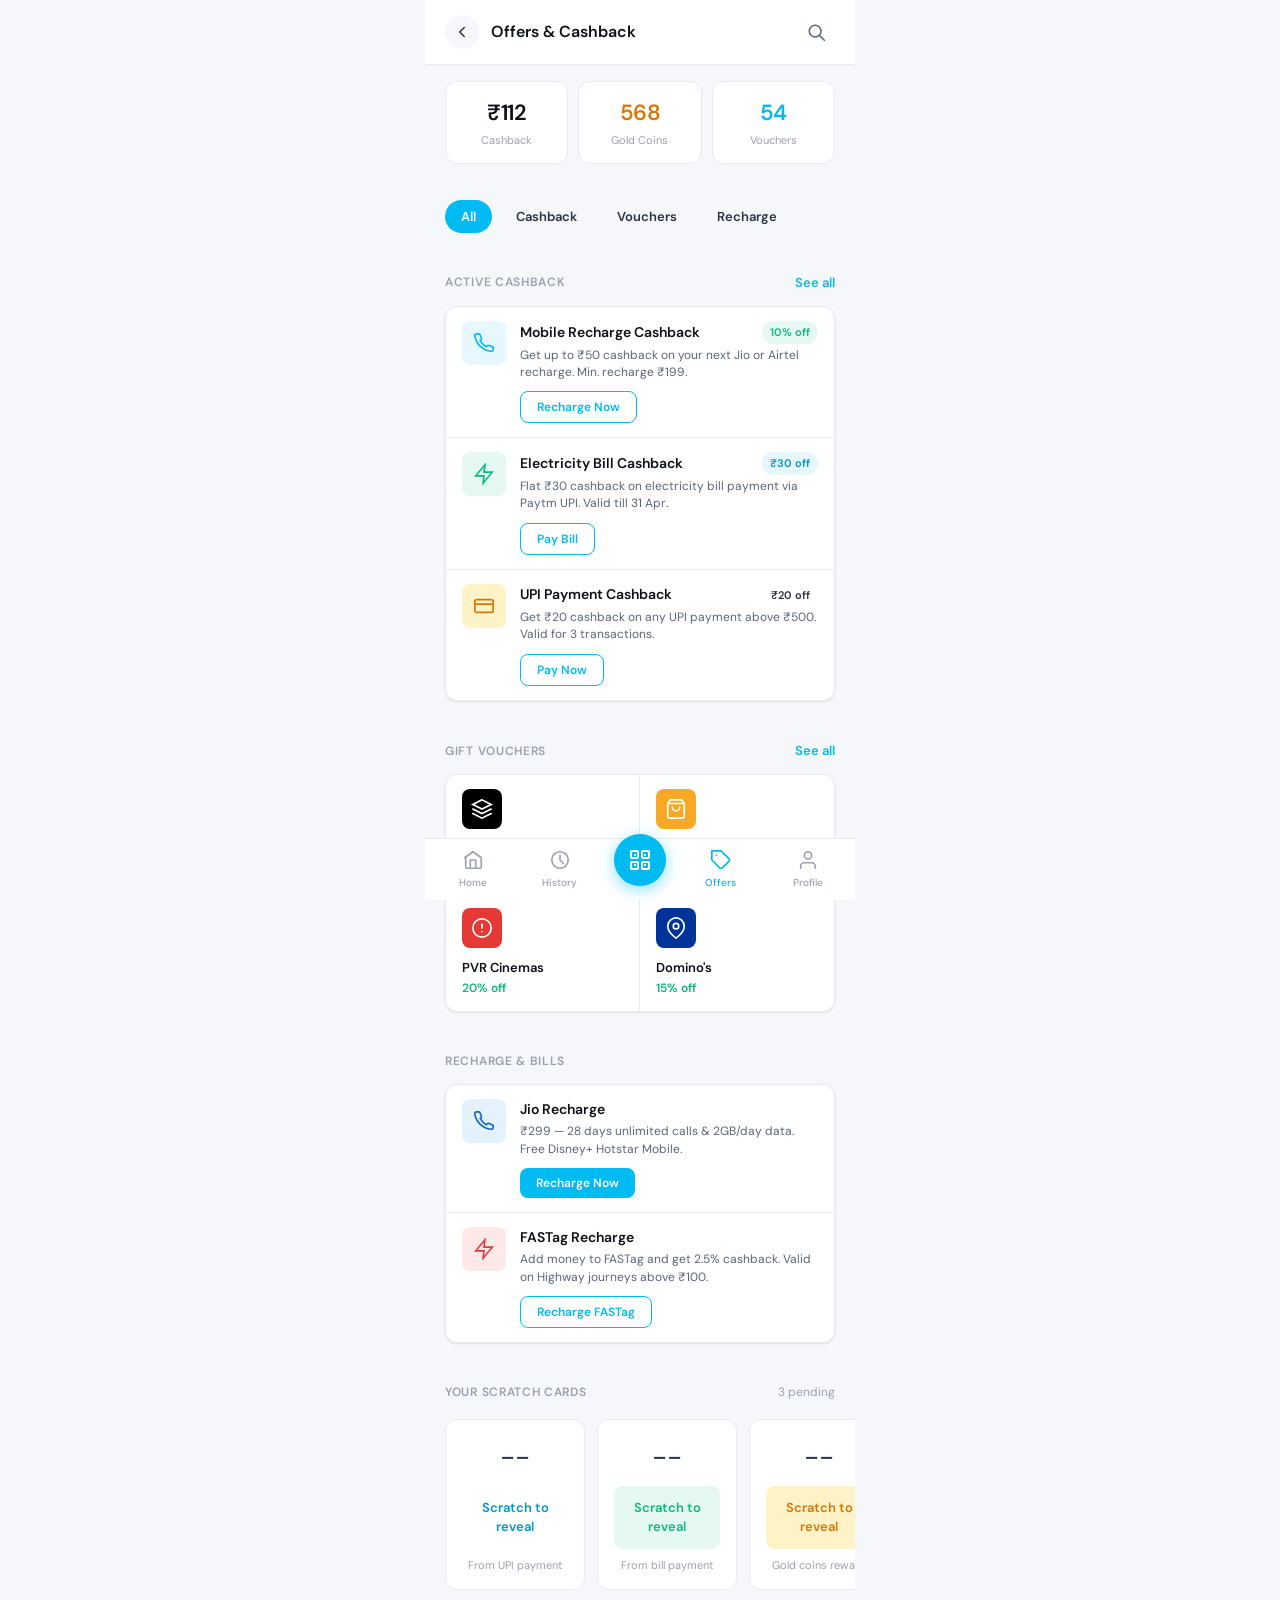
<file: offers.html>
<!DOCTYPE html>
<html lang="en">
<head>
  <meta charset="UTF-8">
  <meta name="viewport" content="width=device-width, initial-scale=1.0">
  <title>Paytm — Offers &amp; Cashback</title>
  <link rel="stylesheet" href="style.css">
</head>
<body>
<div class="page">

  <!-- Header -->
  <header class="page-header">
    <a href="index.html" class="back-btn">
      <svg viewBox="0 0 24 24"><polyline points="15 18 9 12 15 6"/></svg>
    </a>
    <span class="page-header-title">Offers &amp; Cashback</span>
    <div class="page-header-right">
      <button class="icon-btn">
        <svg viewBox="0 0 24 24"><circle cx="11" cy="11" r="7"/><line x1="16.5" y1="16.5" x2="22" y2="22"/></svg>
      </button>
    </div>
  </header>

  <!-- Rewards summary -->
  <div class="section" style="padding-top:16px;">
    <div style="display:grid;grid-template-columns:1fr 1fr 1fr;gap:10px;">

      <div style="background:var(--white);border:1px solid var(--ink-100);border-radius:var(--radius-md);padding:14px 12px;text-align:center;">
        <div style="font-size:22px;font-weight:600;color:var(--ink-900);letter-spacing:-.5px;">&#8377;112</div>
        <div style="font-size:11px;color:var(--ink-300);margin-top:3px;">Cashback</div>
      </div>

      <div style="background:var(--white);border:1px solid var(--ink-100);border-radius:var(--radius-md);padding:14px 12px;text-align:center;">
        <div style="font-size:22px;font-weight:600;color:var(--amber);letter-spacing:-.5px;">568</div>
        <div style="font-size:11px;color:var(--ink-300);margin-top:3px;">Gold Coins</div>
      </div>

      <div style="background:var(--white);border:1px solid var(--ink-100);border-radius:var(--radius-md);padding:14px 12px;text-align:center;">
        <div style="font-size:22px;font-weight:600;color:var(--blue);letter-spacing:-.5px;">54</div>
        <div style="font-size:11px;color:var(--ink-300);margin-top:3px;">Vouchers</div>
      </div>

    </div>
  </div>

  <!-- Filter tabs -->
  <div class="section mt-16">
    <div class="scroll-x" style="gap:8px;padding:0 20px;margin:0 -20px;">
      <button class="btn" style="padding:8px 16px;border-radius:99px;font-size:13px;background:var(--blue);color:#fff;flex:0 0 auto;" id="tab-all" onclick="switchOfferTab('all',this)">All</button>
      <button class="btn btn-ghost" style="padding:8px 16px;border-radius:99px;font-size:13px;flex:0 0 auto;" id="tab-cashback" onclick="switchOfferTab('cashback',this)">Cashback</button>
      <button class="btn btn-ghost" style="padding:8px 16px;border-radius:99px;font-size:13px;flex:0 0 auto;" id="tab-vouchers" onclick="switchOfferTab('vouchers',this)">Vouchers</button>
      <button class="btn btn-ghost" style="padding:8px 16px;border-radius:99px;font-size:13px;flex:0 0 auto;" id="tab-recharge" onclick="switchOfferTab('recharge',this)">Recharge</button>
    </div>
  </div>

  <!-- Active cashback offers -->
  <div class="section mt-20 fu" id="section-cashback" data-cat="cashback">
    <div class="section-header">
      <span class="section-title">Active Cashback</span>
      <a href="#" class="section-link">See all</a>
    </div>
    <div class="card">

      <div class="offer-row">
        <div class="offer-icon-wrap" style="background:var(--blue-light);color:var(--blue);">
          <svg viewBox="0 0 24 24"><path d="M22 16.92V19a2 2 0 01-2.18 2A19.79 19.79 0 012 4.18 2 2 0 014 2h2.09A2 2 0 018 3.71c.327.96.694 1.9 1.1 2.81a2 2 0 01-.45 2.11L7.91 9.37A16 16 0 0014.63 16l.75-.75a2 2 0 012.11-.45c.91.406 1.85.773 2.81 1.1A2 2 0 0122 16.92z"/></svg>
        </div>
        <div class="offer-body">
          <div style="display:flex;align-items:center;justify-content:space-between;margin-bottom:3px;">
            <div class="offer-title">Mobile Recharge Cashback</div>
            <span class="badge badge-green">10% off</span>
          </div>
          <div class="offer-desc">Get up to &#8377;50 cashback on your next Jio or Airtel recharge. Min. recharge &#8377;199.</div>
          <div class="offer-claim">
            <button class="btn btn-outline" style="padding:7px 16px;font-size:12px;" onclick="window.location='index.html'">Recharge Now</button>
          </div>
        </div>
      </div>

      <div class="offer-row">
        <div class="offer-icon-wrap" style="background:var(--green-light);color:var(--green);">
          <svg viewBox="0 0 24 24"><path d="M13 2L3 14h9l-1 8 10-12h-9l1-8z"/></svg>
        </div>
        <div class="offer-body">
          <div style="display:flex;align-items:center;justify-content:space-between;margin-bottom:3px;">
            <div class="offer-title">Electricity Bill Cashback</div>
            <span class="badge badge-blue">&#8377;30 off</span>
          </div>
          <div class="offer-desc">Flat &#8377;30 cashback on electricity bill payment via Paytm UPI. Valid till 31 Apr.</div>
          <div class="offer-claim">
            <button class="btn btn-outline" style="padding:7px 16px;font-size:12px;">Pay Bill</button>
          </div>
        </div>
      </div>

      <div class="offer-row">
        <div class="offer-icon-wrap" style="background:var(--amber-light);color:var(--amber);">
          <svg viewBox="0 0 24 24"><rect x="2" y="5" width="20" height="14" rx="2"/><line x1="2" y1="10" x2="22" y2="10"/></svg>
        </div>
        <div class="offer-body">
          <div style="display:flex;align-items:center;justify-content:space-between;margin-bottom:3px;">
            <div class="offer-title">UPI Payment Cashback</div>
            <span class="badge badge-amber">&#8377;20 off</span>
          </div>
          <div class="offer-desc">Get &#8377;20 cashback on any UPI payment above &#8377;500. Valid for 3 transactions.</div>
          <div class="offer-claim">
            <button class="btn btn-outline" style="padding:7px 16px;font-size:12px;" onclick="window.location='pay.html'">Pay Now</button>
          </div>
        </div>
      </div>

    </div>
  </div>

  <!-- Gift vouchers -->
  <div class="section mt-20 fu fu1" id="section-vouchers" data-cat="vouchers">
    <div class="section-header">
      <span class="section-title">Gift Vouchers</span>
      <a href="#" class="section-link">See all</a>
    </div>
    <div class="card">

      <div style="display:grid;grid-template-columns:1fr 1fr;gap:0;">

        <div style="padding:14px 16px;border-right:1px solid var(--ink-100);border-bottom:1px solid var(--ink-100);cursor:pointer;">
          <div style="width:40px;height:40px;border-radius:8px;background:#000;display:flex;align-items:center;justify-content:center;margin-bottom:10px;">
            <svg width="22" height="22" viewBox="0 0 24 24" fill="none" stroke="#fff" stroke-width="1.8" stroke-linecap="round"><path d="M12 2L2 7l10 5 10-5-10-5z"/><path d="M2 17l10 5 10-5"/><path d="M2 12l10 5 10-5"/></svg>
          </div>
          <div style="font-size:13px;font-weight:600;color:var(--ink-900);">Apple</div>
          <div style="font-size:12px;color:var(--green);font-weight:600;margin-top:2px;">3% off</div>
        </div>

        <div style="padding:14px 16px;border-bottom:1px solid var(--ink-100);cursor:pointer;">
          <div style="width:40px;height:40px;border-radius:8px;background:#F9A825;display:flex;align-items:center;justify-content:center;margin-bottom:10px;">
            <svg width="22" height="22" viewBox="0 0 24 24" fill="none" stroke="#fff" stroke-width="1.8" stroke-linecap="round"><path d="M6 2L3 6v14a2 2 0 002 2h14a2 2 0 002-2V6l-3-4z"/><line x1="3" y1="6" x2="21" y2="6"/><path d="M16 10a4 4 0 01-8 0"/></svg>
          </div>
          <div style="font-size:13px;font-weight:600;color:var(--ink-900);">Flipkart</div>
          <div style="font-size:12px;color:var(--green);font-weight:600;margin-top:2px;">1% off</div>
        </div>

        <div style="padding:14px 16px;border-right:1px solid var(--ink-100);cursor:pointer;">
          <div style="width:40px;height:40px;border-radius:8px;background:#E53935;display:flex;align-items:center;justify-content:center;margin-bottom:10px;">
            <svg width="22" height="22" viewBox="0 0 24 24" fill="none" stroke="#fff" stroke-width="1.8" stroke-linecap="round"><circle cx="12" cy="12" r="10"/><line x1="12" y1="8" x2="12" y2="12"/><line x1="12" y1="16" x2="12.01" y2="16"/></svg>
          </div>
          <div style="font-size:13px;font-weight:600;color:var(--ink-900);">PVR Cinemas</div>
          <div style="font-size:12px;color:var(--green);font-weight:600;margin-top:2px;">20% off</div>
        </div>

        <div style="padding:14px 16px;cursor:pointer;">
          <div style="width:40px;height:40px;border-radius:8px;background:#003399;display:flex;align-items:center;justify-content:center;margin-bottom:10px;">
            <svg width="22" height="22" viewBox="0 0 24 24" fill="none" stroke="#fff" stroke-width="1.8" stroke-linecap="round"><path d="M21 10c0 7-9 13-9 13s-9-6-9-13a9 9 0 0118 0z"/><circle cx="12" cy="10" r="3"/></svg>
          </div>
          <div style="font-size:13px;font-weight:600;color:var(--ink-900);">Domino's</div>
          <div style="font-size:12px;color:var(--green);font-weight:600;margin-top:2px;">15% off</div>
        </div>

      </div>
    </div>
  </div>

  <!-- Recharge deals -->
  <div class="section mt-20 fu fu2" id="section-recharge" data-cat="recharge">
    <div class="section-header">
      <span class="section-title">Recharge &amp; Bills</span>
    </div>
    <div class="card">

      <div class="offer-row">
        <div class="offer-icon-wrap" style="background:#E3F2FD;color:#1565C0;">
          <svg viewBox="0 0 24 24"><path d="M22 16.92V19a2 2 0 01-2.18 2A19.79 19.79 0 012 4.18 2 2 0 014 2h2.09A2 2 0 018 3.71c.327.96.694 1.9 1.1 2.81a2 2 0 01-.45 2.11L7.91 9.37A16 16 0 0014.63 16l.75-.75a2 2 0 012.11-.45c.91.406 1.85.773 2.81 1.1A2 2 0 0122 16.92z"/></svg>
        </div>
        <div class="offer-body">
          <div class="offer-title">Jio Recharge</div>
          <div class="offer-desc">&#8377;299 — 28 days unlimited calls &amp; 2GB/day data. Free Disney+ Hotstar Mobile.</div>
          <div class="offer-claim">
            <button class="btn btn-primary" style="padding:7px 16px;font-size:12px;">Recharge Now</button>
          </div>
        </div>
      </div>

      <div class="offer-row">
        <div class="offer-icon-wrap" style="background:var(--red-light);color:var(--red);">
          <svg viewBox="0 0 24 24"><path d="M13 2L3 14h9l-1 8 10-12h-9l1-8z"/></svg>
        </div>
        <div class="offer-body">
          <div class="offer-title">FASTag Recharge</div>
          <div class="offer-desc">Add money to FASTag and get 2.5% cashback. Valid on Highway journeys above &#8377;100.</div>
          <div class="offer-claim">
            <button class="btn btn-outline" style="padding:7px 16px;font-size:12px;">Recharge FASTag</button>
          </div>
        </div>
      </div>

    </div>
  </div>

  <!-- Scratch cards section — contained, not overwhelming -->
  <div class="section mt-20 fu fu3">
    <div class="section-header">
      <span class="section-title">Your Scratch Cards</span>
      <span style="font-size:12px;color:var(--ink-300);">3 pending</span>
    </div>
    <div class="scroll-x" style="gap:12px;padding:4px 20px;margin:0 -20px;">

      <div style="flex:0 0 140px;background:var(--white);border:1px solid var(--ink-100);border-radius:var(--radius-md);padding:16px;text-align:center;cursor:pointer;" onclick="scratchReveal(this)">
        <div style="font-size:28px;margin-bottom:8px;">--</div>
        <div class="scratch-overlay" style="background:linear-gradient(135deg,var(--blue-light),var(--blue-mid));border-radius:8px;padding:12px 0;margin-bottom:8px;">
          <div style="font-size:13px;font-weight:600;color:var(--blue-dark);">Scratch to reveal</div>
        </div>
        <div style="font-size:11px;color:var(--ink-300);">From UPI payment</div>
      </div>

      <div style="flex:0 0 140px;background:var(--white);border:1px solid var(--ink-100);border-radius:var(--radius-md);padding:16px;text-align:center;cursor:pointer;" onclick="scratchReveal(this)">
        <div style="font-size:28px;margin-bottom:8px;">--</div>
        <div style="background:var(--green-light);border-radius:8px;padding:12px 0;margin-bottom:8px;">
          <div style="font-size:13px;font-weight:600;color:var(--green);">Scratch to reveal</div>
        </div>
        <div style="font-size:11px;color:var(--ink-300);">From bill payment</div>
      </div>

      <div style="flex:0 0 140px;background:var(--white);border:1px solid var(--ink-100);border-radius:var(--radius-md);padding:16px;text-align:center;cursor:pointer;" onclick="scratchReveal(this)">
        <div style="font-size:28px;margin-bottom:8px;">--</div>
        <div style="background:var(--amber-light);border-radius:8px;padding:12px 0;margin-bottom:8px;">
          <div style="font-size:13px;font-weight:600;color:var(--amber);">Scratch to reveal</div>
        </div>
        <div style="font-size:11px;color:var(--ink-300);">Gold coins reward</div>
      </div>

    </div>
  </div>

  <div class="spacer"></div>
</div>

<script src="script.js"></script>
<script>
renderNav('offers');

function switchOfferTab(cat, btn) {
  // Reset all tab buttons
  document.querySelectorAll('[id^="tab-"]').forEach(b => {
    b.style.background = '';
    b.style.color = '';
    b.classList.add('btn-ghost');
    b.classList.remove('btn-primary');
    b.style.cssText = 'padding:8px 16px;border-radius:99px;font-size:13px;flex:0 0 auto;';
  });
  btn.style.cssText = 'padding:8px 16px;border-radius:99px;font-size:13px;flex:0 0 auto;background:var(--blue);color:#fff;';

  // Show/hide sections
  const sections = ['section-cashback','section-vouchers','section-recharge'];
  sections.forEach(id => {
    const el = document.getElementById(id);
    if (el) {
      if (cat === 'all') {
        el.style.display = '';
      } else {
        el.style.display = el.dataset.cat === cat ? '' : 'none';
      }
    }
  });
}

function scratchReveal(card) {
  const overlay = card.querySelector('.scratch-overlay') || card.querySelector('[style*="Scratch"]');
  const amounts = ['&#8377;10','&#8377;20','&#8377;30','Better luck next time','&#8377;5','50 Gold Coins'];
  const won = amounts[Math.floor(Math.random() * amounts.length)];
  card.children[0].innerHTML = won.startsWith('&#8377;') ? won : won;
  if (overlay) {
    overlay.style.opacity = '0';
    overlay.style.transition = 'opacity .3s';
    setTimeout(() => overlay.remove(), 300);
  }
  card.style.borderColor = won.includes('luck') ? 'var(--ink-100)' : 'var(--green)';
  card.style.background = won.includes('luck') ? '' : 'var(--green-light)';
}
</script>
</body>
</html>
</file>
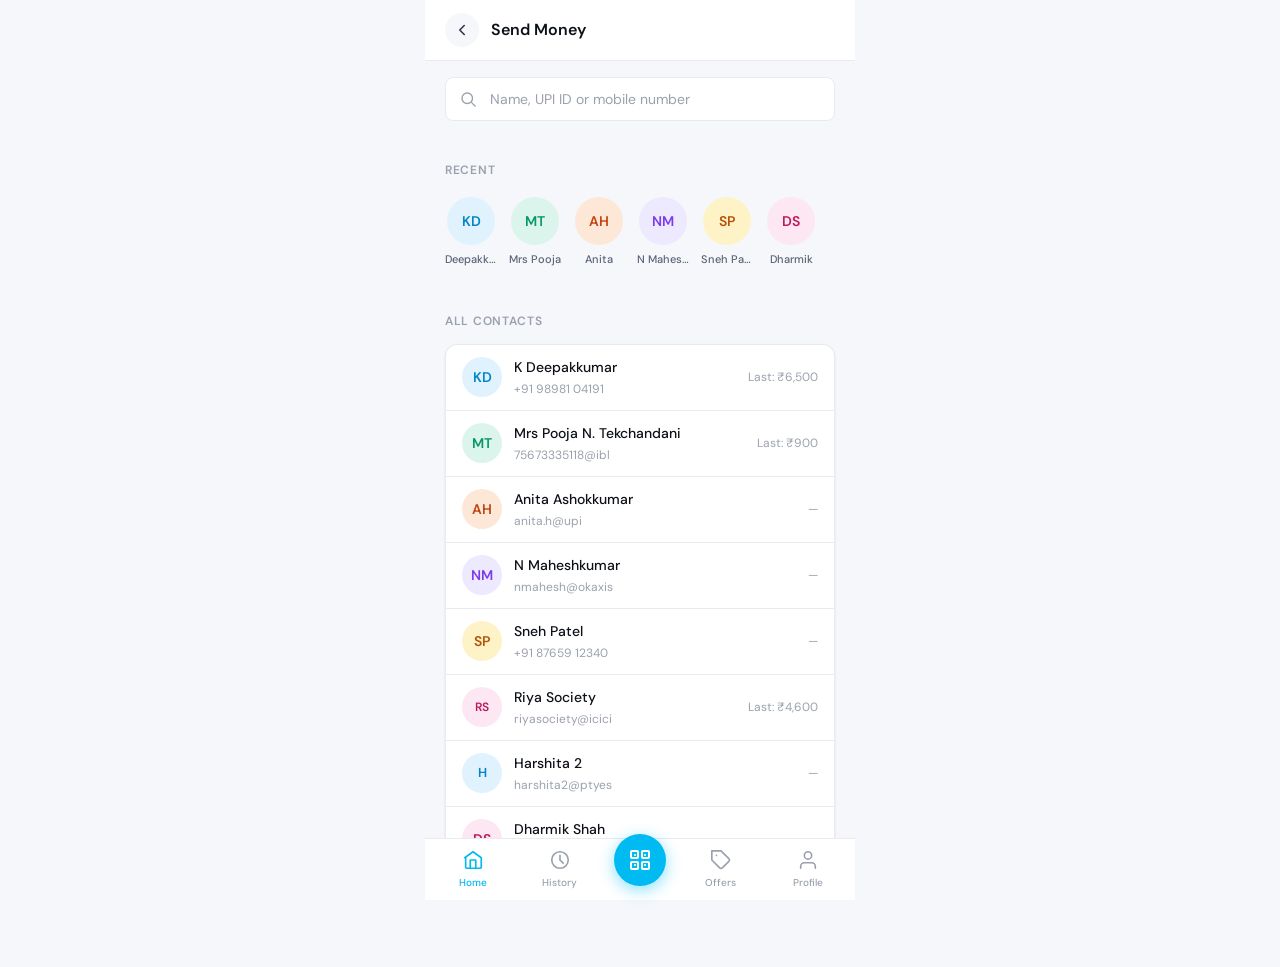
<file: pay.html>
<!DOCTYPE html>
<html lang="en">
<head>
  <meta charset="UTF-8">
  <meta name="viewport" content="width=device-width, initial-scale=1.0">
  <title>Paytm — Send Money</title>
  <link rel="stylesheet" href="style.css">
</head>
<body>
<div class="page">

  <!-- Header -->
  <header class="page-header">
    <a href="index.html" class="back-btn">
      <svg viewBox="0 0 24 24"><polyline points="15 18 9 12 15 6"/></svg>
    </a>
    <span class="page-header-title">Send Money</span>
  </header>

  <!-- Search -->
  <div class="section" style="padding-top:16px;">
    <div class="input-wrap">
      <svg viewBox="0 0 24 24"><circle cx="11" cy="11" r="7"/><line x1="16.5" y1="16.5" x2="22" y2="22"/></svg>
      <input class="input" type="text" placeholder="Name, UPI ID or mobile number" id="searchInput" oninput="filterContacts(this.value)">
    </div>
  </div>

  <!-- Recent contacts -->
  <div class="section mt-20 fu">
    <div class="section-header">
      <span class="section-title">Recent</span>
    </div>
    <div class="scroll-x contacts-scroll">
      <div class="avatar-item" onclick="selectContact('K Deepakkumar','9898104191@kotak')">
        <div class="av av-48 c1">KD</div>
        <div class="avatar-name">Deepakkumar</div>
      </div>
      <div class="avatar-item" onclick="selectContact('Mrs Pooja Tekchandani','75673335118@ibl')">
        <div class="av av-48 c2">MT</div>
        <div class="avatar-name">Mrs Pooja</div>
      </div>
      <div class="avatar-item" onclick="selectContact('Anita Ashokkumar','anita.h@upi')">
        <div class="av av-48 c3">AH</div>
        <div class="avatar-name">Anita</div>
      </div>
      <div class="avatar-item" onclick="selectContact('N Maheshkumar','nmahesh@okaxis')">
        <div class="av av-48 c4">NM</div>
        <div class="avatar-name">N Mahesh.</div>
      </div>
      <div class="avatar-item" onclick="selectContact('Sneh Patel','sneh.p@okicici')">
        <div class="av av-48 c5">SP</div>
        <div class="avatar-name">Sneh Patel</div>
      </div>
      <div class="avatar-item" onclick="selectContact('Dharmik Shah','dharmik.s@ptyes')">
        <div class="av av-48 c6">DS</div>
        <div class="avatar-name">Dharmik</div>
      </div>
    </div>
  </div>

  <!-- Contacts list -->
  <div class="section mt-20 fu fu1">
    <div class="section-header">
      <span class="section-title">All Contacts</span>
    </div>
    <div class="card" id="contactList">

      <div class="contact" data-name="K Deepakkumar" onclick="selectContact('K Deepakkumar','9898104191@kotak')">
        <div class="av av-40 c1">KD</div>
        <div class="contact-info">
          <div class="contact-name">K Deepakkumar</div>
          <div class="contact-sub">+91 98981 04191</div>
        </div>
        <div style="font-size:12px;color:var(--ink-300);">Last: &#8377;6,500</div>
      </div>

      <div class="contact" data-name="Mrs Pooja Nareshkumar Tekchandani" onclick="selectContact('Mrs Pooja N. Tekchandani','75673335118@ibl')">
        <div class="av av-40 c2">MT</div>
        <div class="contact-info">
          <div class="contact-name">Mrs Pooja N. Tekchandani</div>
          <div class="contact-sub">75673335118@ibl</div>
        </div>
        <div style="font-size:12px;color:var(--ink-300);">Last: &#8377;900</div>
      </div>

      <div class="contact" data-name="Anita Ashokkumar" onclick="selectContact('Anita Ashokkumar','anita.h@upi')">
        <div class="av av-40 c3">AH</div>
        <div class="contact-info">
          <div class="contact-name">Anita Ashokkumar</div>
          <div class="contact-sub">anita.h@upi</div>
        </div>
        <div style="font-size:12px;color:var(--ink-300);">—</div>
      </div>

      <div class="contact" data-name="N Maheshkumar" onclick="selectContact('N Maheshkumar','nmahesh@okaxis')">
        <div class="av av-40 c4">NM</div>
        <div class="contact-info">
          <div class="contact-name">N Maheshkumar</div>
          <div class="contact-sub">nmahesh@okaxis</div>
        </div>
        <div style="font-size:12px;color:var(--ink-300);">—</div>
      </div>

      <div class="contact" data-name="Sneh Patel" onclick="selectContact('Sneh Patel','sneh.p@okicici')">
        <div class="av av-40 c5">SP</div>
        <div class="contact-info">
          <div class="contact-name">Sneh Patel</div>
          <div class="contact-sub">+91 87659 12340</div>
        </div>
        <div style="font-size:12px;color:var(--ink-300);">—</div>
      </div>

      <div class="contact" data-name="Riya Society" onclick="selectContact('Riya Society','riyasociety@icici')">
        <div class="av av-40 c6" style="font-size:12px;">RS</div>
        <div class="contact-info">
          <div class="contact-name">Riya Society</div>
          <div class="contact-sub">riyasociety@icici</div>
        </div>
        <div style="font-size:12px;color:var(--ink-300);">Last: &#8377;4,600</div>
      </div>

      <div class="contact" data-name="Harshita" onclick="selectContact('Harshita','harshita2@ptyes')">
        <div class="av av-40 c1" style="font-size:13px;">H</div>
        <div class="contact-info">
          <div class="contact-name">Harshita 2</div>
          <div class="contact-sub">harshita2@ptyes</div>
        </div>
        <div style="font-size:12px;color:var(--ink-300);">—</div>
      </div>

      <div class="contact" data-name="Dharmik Shah" onclick="selectContact('Dharmik Shah','dharmik.s@ptyes')">
        <div class="av av-40 c6">DS</div>
        <div class="contact-info">
          <div class="contact-name">Dharmik Shah</div>
          <div class="contact-sub">+91 93729 44510</div>
        </div>
        <div style="font-size:12px;color:var(--ink-300);">—</div>
      </div>

    </div>
  </div>

  <div class="spacer"></div>
</div>

<!-- Payment sheet (slide-up modal) -->
<div id="paySheet" style="display:none;position:fixed;inset:0;z-index:500;">
  <div id="payBackdrop" style="position:absolute;inset:0;background:rgba(0,0,0,.45);" onclick="closeSheet()"></div>
  <div style="position:absolute;bottom:0;left:50%;transform:translateX(-50%);width:100%;max-width:430px;background:var(--white);border-radius:20px 20px 0 0;padding:0 0 28px;">
    <!-- Handle -->
    <div style="display:flex;justify-content:center;padding:12px 0 4px;">
      <div style="width:36px;height:4px;background:var(--ink-100);border-radius:2px;"></div>
    </div>

    <div style="padding:16px 20px 0;">
      <!-- Recipient -->
      <div style="display:flex;align-items:center;gap:12px;padding:12px 0 16px;border-bottom:1px solid var(--ink-100);">
        <div class="av av-48 c1" id="sheetAvatar">KD</div>
        <div>
          <div style="font-size:16px;font-weight:600;color:var(--ink-900);" id="sheetName">K Deepakkumar</div>
          <div style="font-size:12px;color:var(--ink-300);margin-top:2px;" id="sheetUpi">9898104191@kotak</div>
        </div>
      </div>

      <!-- Amount input -->
      <div style="padding:20px 0 16px;border-bottom:1px solid var(--ink-100);">
        <div style="font-size:12px;color:var(--ink-300);margin-bottom:10px;font-weight:500;letter-spacing:.4px;text-transform:uppercase;">Enter Amount</div>
        <div style="display:flex;align-items:center;gap:8px;">
          <span style="font-size:28px;font-weight:600;color:var(--ink-900);">&#8377;</span>
          <input type="number" inputmode="decimal" id="amountInput"
            style="flex:1;font-size:32px;font-weight:600;color:var(--ink-900);border:none;outline:none;font-family:var(--font);background:transparent;"
            placeholder="0">
        </div>
      </div>

      <!-- Note -->
      <div style="padding:14px 0 0;">
        <div class="input-wrap">
          <svg viewBox="0 0 24 24"><path d="M14 2H6a2 2 0 00-2 2v16a2 2 0 002 2h12a2 2 0 002-2V8z"/><polyline points="14 2 14 8 20 8"/></svg>
          <input class="input" type="text" placeholder="Add a note (optional)" id="noteInput">
        </div>
      </div>

      <!-- Pay CTA -->
      <button class="btn btn-primary btn-full mt-16" style="height:52px;font-size:16px;" onclick="proceedPay()">
        Pay Now
      </button>
    </div>
  </div>
</div>

<script src="script.js"></script>
<script>
renderNav('home');

function filterContacts(val) {
  const items = document.querySelectorAll('#contactList .contact');
  const q = val.toLowerCase();
  items.forEach(el => {
    el.style.display = el.dataset.name.toLowerCase().includes(q) ? '' : 'none';
  });
}

function selectContact(name, upi) {
  const initials = name.split(' ').map(w => w[0]).join('').substring(0, 2).toUpperCase();
  document.getElementById('sheetName').textContent = name;
  document.getElementById('sheetUpi').textContent = upi;
  document.getElementById('sheetAvatar').textContent = initials;
  document.getElementById('paySheet').style.display = 'block';
  document.getElementById('amountInput').focus();
  // store for success page
  sessionStorage.setItem('payee', name);
  sessionStorage.setItem('upi', upi);
}

function closeSheet() {
  document.getElementById('paySheet').style.display = 'none';
}

function proceedPay() {
  const amt = document.getElementById('amountInput').value;
  if (!amt || isNaN(amt) || +amt <= 0) {
    document.getElementById('amountInput').style.borderBottom = '2px solid var(--red)';
    return;
  }
  sessionStorage.setItem('payAmount', amt);
  sessionStorage.setItem('payNote', document.getElementById('noteInput').value || 'Money Transfer');
  window.location = 'payment-success.html';
}
</script>
</body>
</html>
</file>
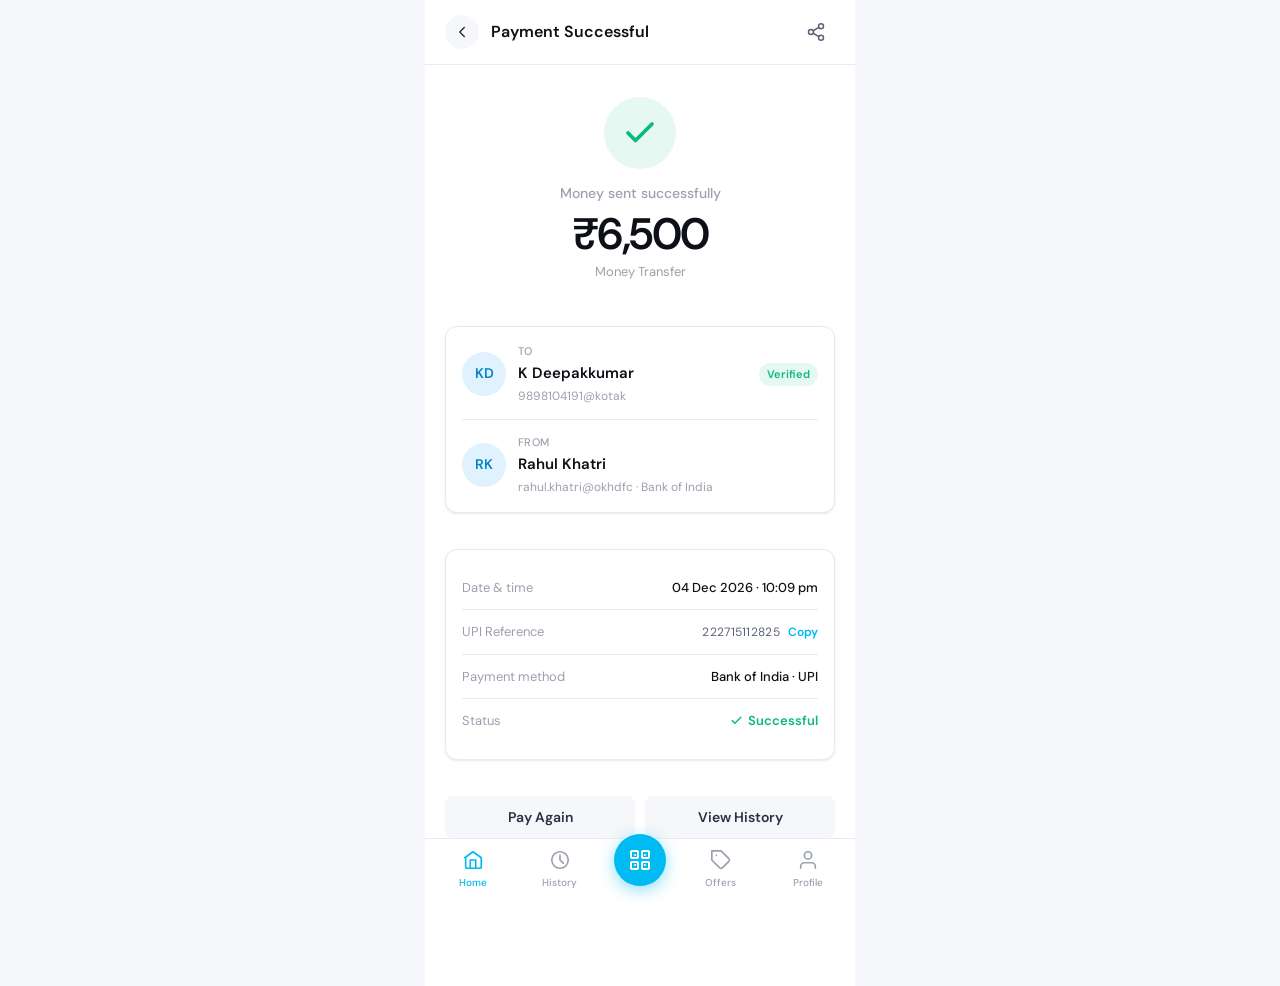
<file: payment-success.html>
<!DOCTYPE html>
<html lang="en">
<head>
  <meta charset="UTF-8">
  <meta name="viewport" content="width=device-width, initial-scale=1.0">
  <title>Paytm — Payment Successful</title>
  <link rel="stylesheet" href="style.css">
  <style>
    .check-anim { animation: popIn .35s cubic-bezier(.175,.885,.32,1.275) both; }
    @keyframes popIn { from{opacity:0;transform:scale(.4)} to{opacity:1;transform:scale(1)} }
    .detail-row { display:flex; justify-content:space-between; align-items:center; padding: 12px 0; }
    .detail-row + .detail-row { border-top: 1px solid var(--ink-100); }
    .detail-label { font-size:13px; color:var(--ink-300); }
    .detail-value { font-size:13px; font-weight:500; color:var(--ink-900); }
    .upi-ref { font-family: 'DM Sans', monospace; font-size:12px; color:var(--ink-500); letter-spacing:.3px; }
  </style>
</head>
<body>
<div class="page" style="background:var(--white);">

  <!-- Header -->
  <header class="page-header">
    <a href="index.html" class="back-btn">
      <svg viewBox="0 0 24 24"><polyline points="15 18 9 12 15 6"/></svg>
    </a>
    <span class="page-header-title">Payment Successful</span>
    <div class="page-header-right">
      <button class="icon-btn">
        <svg viewBox="0 0 24 24"><circle cx="18" cy="5" r="3"/><circle cx="6" cy="12" r="3"/><circle cx="18" cy="19" r="3"/><line x1="8.59" y1="13.51" x2="15.42" y2="17.49"/><line x1="15.41" y1="6.51" x2="8.59" y2="10.49"/></svg>
      </button>
    </div>
  </header>

  <!-- Success block -->
  <div style="padding: 32px 20px 0; text-align:center;" class="fu">
    <div class="success-circle check-anim">
      <svg viewBox="0 0 24 24"><polyline points="20 6 9 17 4 12"/></svg>
    </div>
    <div style="font-size:14px;color:var(--ink-300);margin-top:14px;font-weight:500;">Money sent successfully</div>
    <div id="displayAmount" style="font-size:44px;font-weight:600;color:var(--ink-900);letter-spacing:-1.5px;margin-top:8px;line-height:1;">&#8377;6,500</div>
    <div id="displayNote" style="font-size:13px;color:var(--ink-300);margin-top:6px;">Money Transfer</div>
  </div>

  <!-- Recipient + Sender -->
  <div class="section mt-24 fu fu1">
    <div class="card card-pad">
      <!-- To -->
      <div style="display:flex;align-items:center;gap:12px;padding-bottom:14px;border-bottom:1px solid var(--ink-100);">
        <div class="av av-44 c1" id="recipientAvatar">KD</div>
        <div>
          <div style="font-size:11px;color:var(--ink-300);font-weight:500;letter-spacing:.3px;text-transform:uppercase;margin-bottom:3px;">To</div>
          <div style="font-size:15px;font-weight:600;color:var(--ink-900);" id="recipientName">K Deepakkumar</div>
          <div style="font-size:12px;color:var(--ink-300);margin-top:2px;" id="recipientUpi">9898104191@kotak</div>
        </div>
        <div style="margin-left:auto;">
          <span class="badge badge-green">Verified</span>
        </div>
      </div>

      <!-- From -->
      <div style="display:flex;align-items:center;gap:12px;padding-top:14px;">
        <div class="av av-44 c1">RK</div>
        <div>
          <div style="font-size:11px;color:var(--ink-300);font-weight:500;letter-spacing:.3px;text-transform:uppercase;margin-bottom:3px;">From</div>
          <div style="font-size:15px;font-weight:600;color:var(--ink-900);">Rahul Khatri</div>
          <div style="font-size:12px;color:var(--ink-300);margin-top:2px;">rahul.khatri@okhdfc · Bank of India</div>
        </div>
      </div>
    </div>
  </div>

  <!-- Transaction details -->
  <div class="section mt-16 fu fu2">
    <div class="card card-pad">
      <div class="detail-row">
        <span class="detail-label">Date &amp; time</span>
        <span class="detail-value" id="txnDate">31 Mar 2026 · 11:37 AM</span>
      </div>
      <div class="detail-row">
        <span class="detail-label">UPI Reference</span>
        <div style="display:flex;align-items:center;gap:8px;">
          <span class="upi-ref" id="upiRef">399888032160</span>
          <button id="copyBtn" onclick="doCopy()" style="font-size:12px;font-weight:600;color:var(--blue);background:none;border:none;cursor:pointer;">Copy</button>
        </div>
      </div>
      <div class="detail-row">
        <span class="detail-label">Payment method</span>
        <span class="detail-value">Bank of India · UPI</span>
      </div>
      <div class="detail-row">
        <span class="detail-label">Status</span>
        <span style="font-size:13px;font-weight:600;color:var(--green);display:flex;align-items:center;gap:5px;">
          <svg width="13" height="13" viewBox="0 0 24 24" fill="none" stroke="var(--green)" stroke-width="2.5" stroke-linecap="round"><polyline points="20 6 9 17 4 12"/></svg>
          Successful
        </span>
      </div>
    </div>
  </div>

  <!-- Actions -->
  <div class="section mt-16 fu fu3" style="padding-bottom:0;">
    <div style="display:grid;grid-template-columns:1fr 1fr;gap:10px;">
      <button class="btn btn-ghost btn-full" onclick="window.location='pay.html'">Pay Again</button>
      <button class="btn btn-ghost btn-full" onclick="window.location='history.html'">View History</button>
    </div>
    <button class="btn btn-primary btn-full mt-12" onclick="window.location='index.html'">Back to Home</button>
  </div>

  <div class="spacer"></div>
</div>

<script src="script.js"></script>
<script>
renderNav('home');

// Populate from session
const amt     = sessionStorage.getItem('payAmount')  || '6500';
const payee   = sessionStorage.getItem('payee')       || 'K Deepakkumar';
const upi     = sessionStorage.getItem('upi')         || '9898104191@kotak';
const note    = sessionStorage.getItem('payNote')     || 'Money Transfer';

document.getElementById('displayAmount').textContent = '\u20B9' + Number(amt).toLocaleString('en-IN');
document.getElementById('displayNote').textContent   = note;
document.getElementById('recipientName').textContent = payee;
document.getElementById('recipientUpi').textContent  = upi;

// Avatar initials
const initials = payee.split(' ').map(w=>w[0]).join('').substring(0,2).toUpperCase();
document.getElementById('recipientAvatar').textContent = initials;

// Date
const now = new Date();
document.getElementById('txnDate').textContent =
  now.toLocaleDateString('en-IN', {day:'2-digit',month:'short',year:'numeric'}) + ' · ' +
  now.toLocaleTimeString('en-IN', {hour:'2-digit',minute:'2-digit'});

// UPI ref
const ref = String(Math.floor(Math.random()*900000000000 + 100000000000));
document.getElementById('upiRef').textContent = ref;

function doCopy() {
  const btn = document.getElementById('copyBtn');
  navigator.clipboard.writeText(ref).then(() => {
    btn.textContent = 'Copied';
    btn.style.color = 'var(--green)';
    setTimeout(()=>{ btn.textContent = 'Copy'; btn.style.color = ''; }, 2000);
  });
}
</script>
</body>
</html>
</file>
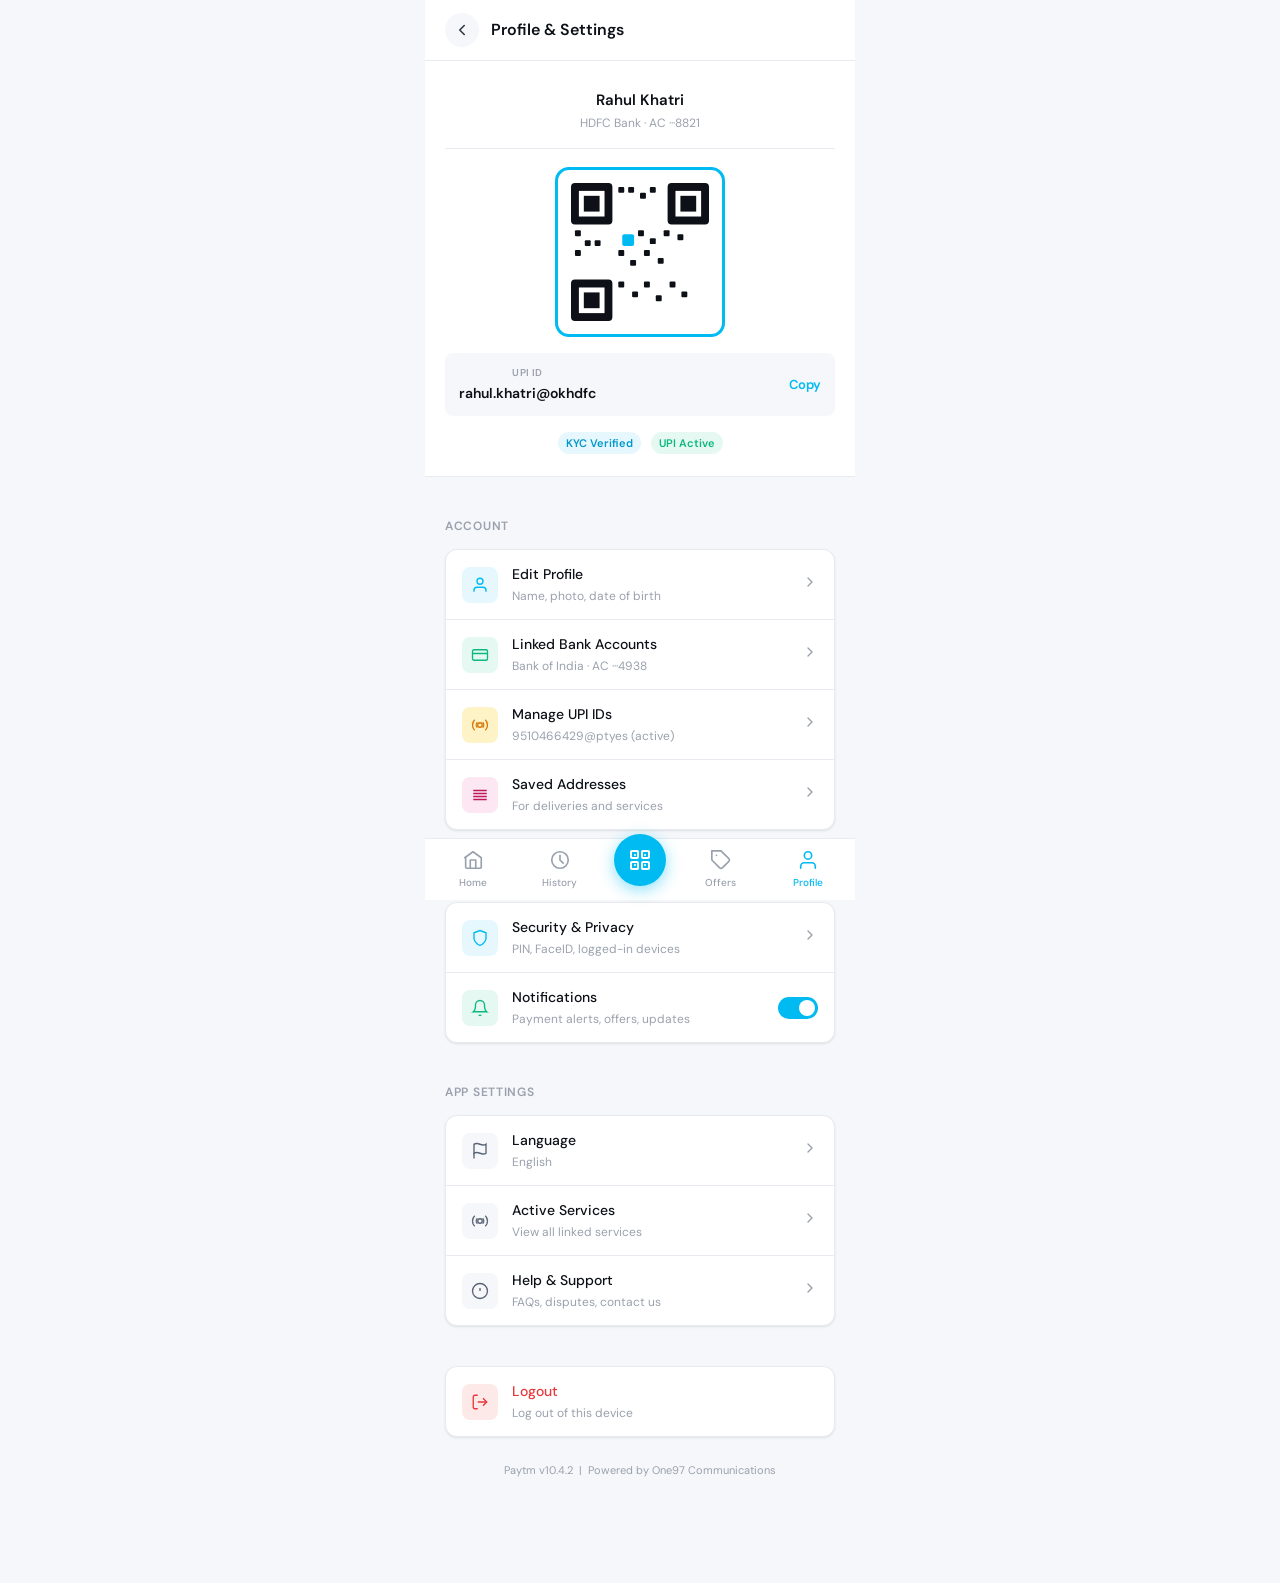
<file: profile.html>
<!DOCTYPE html>
<html lang="en">
<head>
  <meta charset="UTF-8">
  <meta name="viewport" content="width=device-width, initial-scale=1.0">
  <title>Paytm — Profile</title>
  <link rel="stylesheet" href="style.css">
</head>
<body>
<div class="page">

  <!-- Header -->
  <header class="page-header">
    <a href="index.html" class="back-btn">
      <svg viewBox="0 0 24 24"><polyline points="15 18 9 12 15 6"/></svg>
    </a>
    <span class="page-header-title">Profile &amp; Settings</span>
  </header>

  <!-- Profile card -->
  <div style="background:var(--white);padding:28px 20px 22px;text-align:center;border-bottom:1px solid var(--ink-100);" class="fu">
    <div style="display:flex;align-items:center;gap:12px;margin-bottom:18px;padding-bottom:16px;border-bottom:1px solid var(--ink-100);">
      <div style="flex:1;"><div style="font-size:15px;font-weight:600;color:var(--ink-900);">Rahul Khatri</div><div style="font-size:12px;color:var(--ink-300);margin-top:2px;">HDFC Bank &middot; AC &middot;&middot;&middot;8821</div></div>
    </div>
    <div style="text-align:center;">
      <div style="width:170px;height:170px;margin:0 auto;border:3px solid var(--blue);border-radius:14px;padding:12px;display:flex;align-items:center;justify-content:center;">
        <svg width="138" height="138" viewBox="0 0 140 140" fill="none">
          <rect x="0" y="0" width="42" height="42" rx="4" fill="#0D1117"/><rect x="8" y="8" width="26" height="26" fill="white"/><rect x="13" y="13" width="16" height="16" fill="#0D1117"/>
          <rect x="98" y="0" width="42" height="42" rx="4" fill="#0D1117"/><rect x="106" y="8" width="26" height="26" fill="white"/><rect x="111" y="13" width="16" height="16" fill="#0D1117"/>
          <rect x="0" y="98" width="42" height="42" rx="4" fill="#0D1117"/><rect x="8" y="106" width="26" height="26" fill="white"/><rect x="13" y="111" width="16" height="16" fill="#0D1117"/>
          <rect x="48" y="4" width="6" height="6" rx="1" fill="#0D1117"/><rect x="58" y="4" width="6" height="6" rx="1" fill="#0D1117"/><rect x="70" y="10" width="6" height="6" rx="1" fill="#0D1117"/><rect x="80" y="4" width="6" height="6" rx="1" fill="#0D1117"/>
          <rect x="4" y="48" width="6" height="6" rx="1" fill="#0D1117"/><rect x="14" y="58" width="6" height="6" rx="1" fill="#0D1117"/><rect x="4" y="68" width="6" height="6" rx="1" fill="#0D1117"/><rect x="24" y="58" width="6" height="6" rx="1" fill="#0D1117"/>
          <rect x="52" y="52" width="12" height="12" rx="2" fill="#00BAF2"/>
          <rect x="68" y="48" width="6" height="6" rx="1" fill="#0D1117"/><rect x="80" y="56" width="6" height="6" rx="1" fill="#0D1117"/><rect x="94" y="48" width="6" height="6" rx="1" fill="#0D1117"/><rect x="108" y="52" width="6" height="6" rx="1" fill="#0D1117"/>
          <rect x="48" y="68" width="6" height="6" rx="1" fill="#0D1117"/><rect x="60" y="78" width="6" height="6" rx="1" fill="#0D1117"/><rect x="74" y="68" width="6" height="6" rx="1" fill="#0D1117"/><rect x="88" y="76" width="6" height="6" rx="1" fill="#0D1117"/>
          <rect x="48" y="100" width="6" height="6" rx="1" fill="#0D1117"/><rect x="62" y="110" width="6" height="6" rx="1" fill="#0D1117"/><rect x="74" y="100" width="6" height="6" rx="1" fill="#0D1117"/><rect x="86" y="114" width="6" height="6" rx="1" fill="#0D1117"/><rect x="100" y="100" width="6" height="6" rx="1" fill="#0D1117"/><rect x="112" y="110" width="6" height="6" rx="1" fill="#0D1117"/>
        </svg>
      </div>
    </div>
    <div style="display:flex;align-items:center;justify-content:space-between;background:var(--ink-050);border-radius:var(--radius-sm);padding:12px 14px;margin-top:16px;">
      <div><div style="font-size:10px;color:var(--ink-300);font-weight:600;letter-spacing:.4px;text-transform:uppercase;margin-bottom:3px;">UPI ID</div><div style="font-size:14px;font-weight:600;color:var(--ink-900);">rahul.khatri@okhdfc</div></div>
      <button id="upiCopyBtn" onclick="doCopyUpi()" style="font-size:13px;font-weight:600;color:var(--blue);background:none;border:none;cursor:pointer;">Copy</button>
    </div>
    <div style="display:flex;justify-content:center;gap:10px;margin-top:16px;">
      <span class="badge badge-blue">KYC Verified</span>
      <span class="badge badge-green">UPI Active</span>
    </div>
  </div>

  <!-- Account settings group -->
  <div class="section mt-20 fu fu1">
    <div class="section-header"><span class="section-title">Account</span></div>
    <div class="card">

      <div class="settings-row">
        <div class="settings-ico" style="background:var(--blue-light);color:var(--blue);">
          <svg viewBox="0 0 24 24"><path d="M20 21v-2a4 4 0 00-4-4H8a4 4 0 00-4 4v2"/><circle cx="12" cy="7" r="4"/></svg>
        </div>
        <div class="settings-text">
          <div class="settings-name">Edit Profile</div>
          <div class="settings-desc">Name, photo, date of birth</div>
        </div>
        <div class="settings-chevron"><svg viewBox="0 0 24 24"><polyline points="9 18 15 12 9 6"/></svg></div>
      </div>

      <div class="settings-row">
        <div class="settings-ico" style="background:var(--green-light);color:var(--green);">
          <svg viewBox="0 0 24 24"><rect x="2" y="5" width="20" height="14" rx="2"/><line x1="2" y1="10" x2="22" y2="10"/></svg>
        </div>
        <div class="settings-text">
          <div class="settings-name">Linked Bank Accounts</div>
          <div class="settings-desc">Bank of India · AC ···4938</div>
        </div>
        <div class="settings-chevron"><svg viewBox="0 0 24 24"><polyline points="9 18 15 12 9 6"/></svg></div>
      </div>

      <div class="settings-row">
        <div class="settings-ico" style="background:var(--amber-light);color:var(--amber);">
          <svg viewBox="0 0 24 24"><circle cx="12" cy="12" r="3"/><path d="M19.07 4.93a10 10 0 010 14.14"/><path d="M4.93 4.93a10 10 0 000 14.14"/><path d="M15.54 8.46a5 5 0 010 7.07"/><path d="M8.46 8.46a5 5 0 000 7.07"/></svg>
        </div>
        <div class="settings-text">
          <div class="settings-name">Manage UPI IDs</div>
          <div class="settings-desc">9510466429@ptyes (active)</div>
        </div>
        <div class="settings-chevron"><svg viewBox="0 0 24 24"><polyline points="9 18 15 12 9 6"/></svg></div>
      </div>

      <div class="settings-row">
        <div class="settings-ico" style="background:#FCE7F3;color:#BE185D;">
          <svg viewBox="0 0 24 24"><path d="M21 10H3"/><path d="M21 6H3"/><path d="M21 14H3"/><path d="M21 18H3"/></svg>
        </div>
        <div class="settings-text">
          <div class="settings-name">Saved Addresses</div>
          <div class="settings-desc">For deliveries and services</div>
        </div>
        <div class="settings-chevron"><svg viewBox="0 0 24 24"><polyline points="9 18 15 12 9 6"/></svg></div>
      </div>

    </div>
  </div>

  <!-- Security group -->
  <div class="section mt-20 fu fu2">
    <div class="section-header"><span class="section-title">Security &amp; Privacy</span></div>
    <div class="card">

      <div class="settings-row">
        <div class="settings-ico" style="background:var(--blue-light);color:var(--blue);">
          <svg viewBox="0 0 24 24"><path d="M12 22s8-4 8-10V5l-8-3-8 3v7c0 6 8 10 8 10z"/></svg>
        </div>
        <div class="settings-text">
          <div class="settings-name">Security &amp; Privacy</div>
          <div class="settings-desc">PIN, FaceID, logged-in devices</div>
        </div>
        <div class="settings-chevron"><svg viewBox="0 0 24 24"><polyline points="9 18 15 12 9 6"/></svg></div>
      </div>

      <div class="settings-row">
        <div class="settings-ico" style="background:var(--green-light);color:var(--green);">
          <svg viewBox="0 0 24 24"><path d="M18 8A6 6 0 006 8c0 7-3 9-3 9h18s-3-2-3-9"/><path d="M13.73 21a2 2 0 01-3.46 0"/></svg>
        </div>
        <div class="settings-text">
          <div class="settings-name">Notifications</div>
          <div class="settings-desc">Payment alerts, offers, updates</div>
        </div>
        <div style="display:flex;align-items:center;">
          <!-- Toggle -->
          <label style="position:relative;display:inline-block;width:40px;height:22px;cursor:pointer;">
            <input type="checkbox" checked style="opacity:0;width:0;height:0;" onchange="this.parentElement.querySelector('.toggle-slider').style.background = this.checked ? 'var(--blue)' : 'var(--ink-100)'">
            <span class="toggle-slider" style="position:absolute;cursor:pointer;inset:0;background:var(--blue);border-radius:22px;transition:.2s;">
              <span style="position:absolute;height:16px;width:16px;left:3px;bottom:3px;background:white;border-radius:50%;transition:.2s;transform:translateX(18px);"></span>
            </span>
          </label>
        </div>
      </div>

    </div>
  </div>

  <!-- App settings group -->
  <div class="section mt-20 fu fu3">
    <div class="section-header"><span class="section-title">App Settings</span></div>
    <div class="card">

      <div class="settings-row">
        <div class="settings-ico" style="background:var(--ink-050);color:var(--ink-500);">
          <svg viewBox="0 0 24 24"><path d="M4 15s1-1 4-1 5 2 8 2 4-1 4-1V3s-1 1-4 1-5-2-8-2-4 1-4 1z"/><line x1="4" y1="22" x2="4" y2="15"/></svg>
        </div>
        <div class="settings-text">
          <div class="settings-name">Language</div>
          <div class="settings-desc">English</div>
        </div>
        <div class="settings-chevron"><svg viewBox="0 0 24 24"><polyline points="9 18 15 12 9 6"/></svg></div>
      </div>

      <div class="settings-row">
        <div class="settings-ico" style="background:var(--ink-050);color:var(--ink-500);">
          <svg viewBox="0 0 24 24"><circle cx="12" cy="12" r="3"/><path d="M19.07 4.93a10 10 0 010 14.14M4.93 4.93a10 10 0 000 14.14M15.54 8.46a5 5 0 010 7.07M8.46 8.46a5 5 0 000 7.07"/></svg>
        </div>
        <div class="settings-text">
          <div class="settings-name">Active Services</div>
          <div class="settings-desc">View all linked services</div>
        </div>
        <div class="settings-chevron"><svg viewBox="0 0 24 24"><polyline points="9 18 15 12 9 6"/></svg></div>
      </div>

      <div class="settings-row">
        <div class="settings-ico" style="background:var(--ink-050);color:var(--ink-500);">
          <svg viewBox="0 0 24 24"><circle cx="12" cy="12" r="10"/><line x1="12" y1="8" x2="12" y2="12"/><line x1="12" y1="16" x2="12.01" y2="16"/></svg>
        </div>
        <div class="settings-text">
          <div class="settings-name">Help &amp; Support</div>
          <div class="settings-desc">FAQs, disputes, contact us</div>
        </div>
        <div class="settings-chevron"><svg viewBox="0 0 24 24"><polyline points="9 18 15 12 9 6"/></svg></div>
      </div>

    </div>
  </div>

  <!-- Logout (separated) -->
  <div class="section mt-20 fu fu4 pb-20">
    <div class="card">
      <div class="settings-row" onclick="confirmLogout()" style="color:var(--red);">
        <div class="settings-ico" style="background:var(--red-light);color:var(--red);">
          <svg viewBox="0 0 24 24"><path d="M9 21H5a2 2 0 01-2-2V5a2 2 0 012-2h4"/><polyline points="16 17 21 12 16 7"/><line x1="21" y1="12" x2="9" y2="12"/></svg>
        </div>
        <div class="settings-text">
          <div class="settings-name" style="color:var(--red);">Logout</div>
          <div class="settings-desc">Log out of this device</div>
        </div>
      </div>
    </div>
  </div>

  <div style="padding:0 20px 8px;text-align:center;">
    <span style="font-size:11px;color:var(--ink-300);">Paytm v10.4.2 &nbsp;|&nbsp; Powered by One97 Communications</span>
  </div>

  <div class="spacer"></div>
</div>

<script src="script.js"></script>
<script>
renderNav('profile');

function confirmLogout() {
  if (confirm('Log out from Paytm?')) {
    window.location = 'index.html';
  }
}
</script>
</body>
</html>
</file>
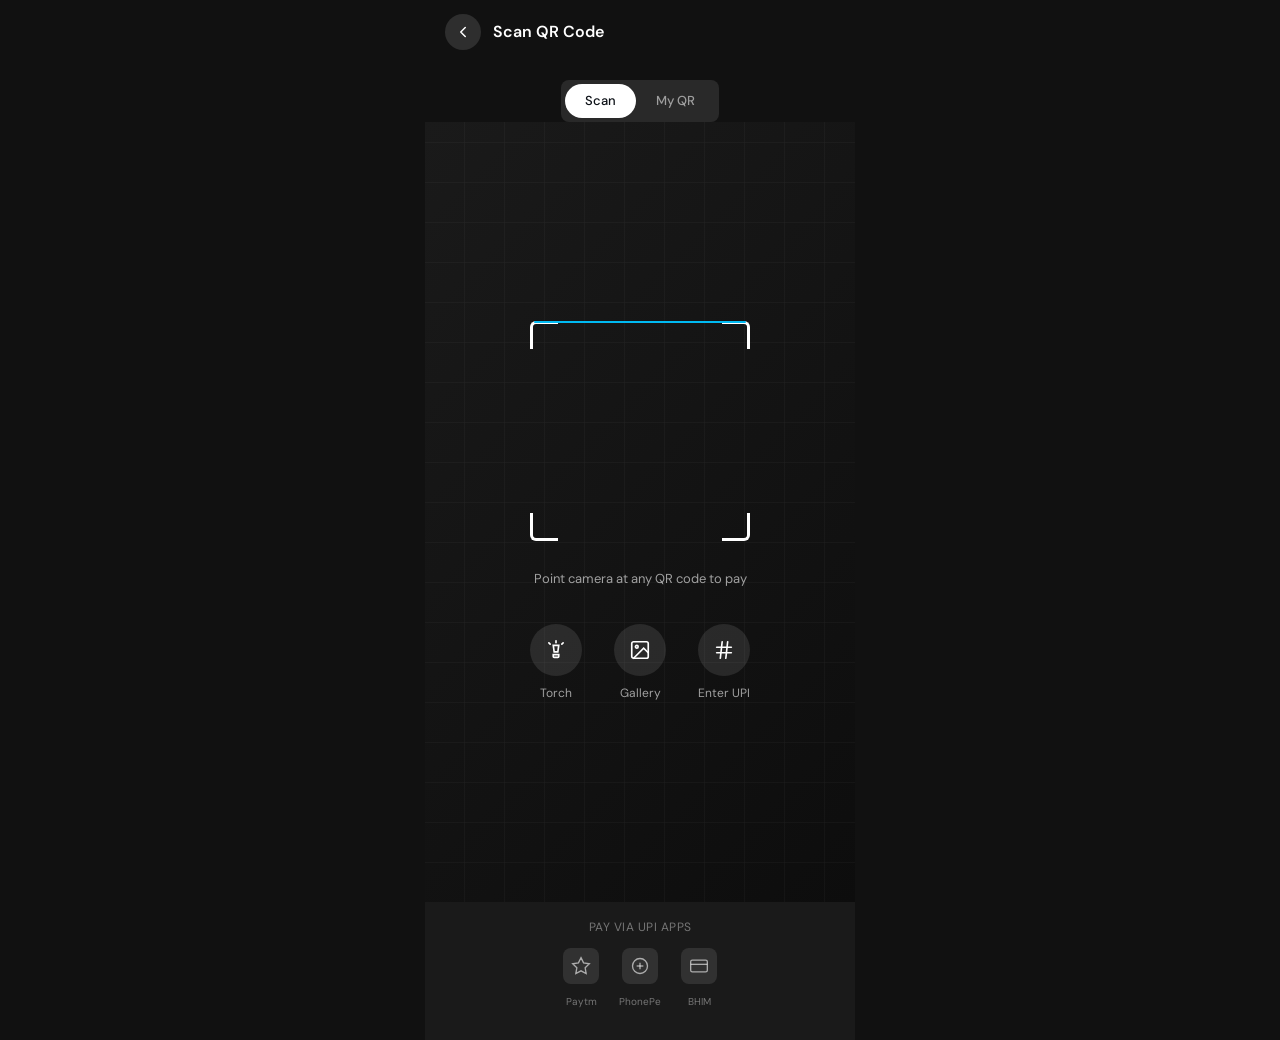
<file: scan.html>
<!DOCTYPE html>
<html lang="en">
<head>
  <meta charset="UTF-8">
  <meta name="viewport" content="width=device-width, initial-scale=1.0">
  <title>Paytm — Scan QR</title>
  <link rel="stylesheet" href="style.css">
  <style>
    body { background: #111; }
    .scan-page { background: #111; min-height: 100vh; display: flex; flex-direction: column; }
    .scan-header {
      display: flex; align-items: center; gap: 12px;
      padding: 14px 20px;
      background: transparent;
    }
    .scan-back {
      width: 36px; height: 36px; border-radius: 50%;
      background: rgba(255,255,255,.12);
      display: flex; align-items: center; justify-content: center; flex-shrink: 0;
    }
    .scan-back svg { width: 18px; height: 18px; stroke: #fff; fill: none; stroke-width: 2; stroke-linecap: round; stroke-linejoin: round; }
    .scan-title { font-size: 16px; font-weight: 600; color: #fff; }
    .scan-tabs {
      display: flex; background: rgba(255,255,255,.1); border-radius: 8px; padding: 4px;
      margin-top: 12px; width: fit-content; align-self: center;
    }
  </style>
</head>
<body>
<div class="scan-page">

  <!-- Header -->
  <header class="scan-header">
    <a href="index.html" class="scan-back">
      <svg viewBox="0 0 24 24"><polyline points="15 18 9 12 15 6"/></svg>
    </a>
    <span class="scan-title">Scan QR Code</span>
  </header>

  <!-- Tabs -->
  <div style="display:flex;justify-content:center;padding:4px 0 0;">
    <div class="scan-tabs">
      <div class="scan-tab active" onclick="switchTab(this)">Scan</div>
      <div class="scan-tab" onclick="switchTab(this)">My QR</div>
    </div>
  </div>

  <!-- Scan view -->
  <div id="scanView" class="scan-bg" style="flex:1;">
    <!-- Simulated camera feed -->
    <div style="position:absolute;inset:0;background:linear-gradient(135deg,#1a1a1a 0%,#0d0d0d 100%);display:flex;align-items:center;justify-content:center;">
      <!-- grid pattern simulating camera -->
      <div style="position:absolute;inset:0;opacity:.06;background-image:repeating-linear-gradient(0deg,transparent,transparent 39px,rgba(255,255,255,.5) 39px,rgba(255,255,255,.5) 40px),repeating-linear-gradient(90deg,transparent,transparent 39px,rgba(255,255,255,.5) 39px,rgba(255,255,255,.5) 40px);"></div>
    </div>

    <!-- Frame -->
    <div style="position:relative;z-index:2;display:flex;flex-direction:column;align-items:center;">
      <div class="scan-frame">
        <div class="sf-corner sf-tl"></div>
        <div class="sf-corner sf-tr"></div>
        <div class="sf-corner sf-br"></div>
        <div class="sf-corner sf-bl"></div>
        <div class="scan-line"></div>
      </div>
      <p class="scan-hint">Point camera at any QR code to pay</p>

      <!-- Actions -->
      <div class="scan-actions" style="margin-top:36px;">
        <div class="scan-action" onclick="toggleTorch()">
          <div class="scan-action-icon" id="torchBtn">
            <svg viewBox="0 0 24 24"><path d="M9 7h6l-1 7H10L9 7z"/><path d="M9 17h6v2a1 1 0 01-1 1h-4a1 1 0 01-1-1v-2z"/><line x1="12" y1="2" x2="12" y2="4"/><line x1="4.22" y1="4.22" x2="5.64" y2="5.64"/><line x1="19.78" y1="4.22" x2="18.36" y2="5.64"/></svg>
          </div>
          <span class="scan-action-label">Torch</span>
        </div>

        <div class="scan-action" onclick="openGallery()">
          <div class="scan-action-icon">
            <svg viewBox="0 0 24 24"><rect x="3" y="3" width="18" height="18" rx="2"/><circle cx="8.5" cy="8.5" r="1.5"/><polyline points="21 15 16 10 5 21"/></svg>
          </div>
          <span class="scan-action-label">Gallery</span>
        </div>

        <div class="scan-action" onclick="enterManual()">
          <div class="scan-action-icon">
            <svg viewBox="0 0 24 24"><line x1="4" y1="9" x2="20" y2="9"/><line x1="4" y1="15" x2="20" y2="15"/><line x1="10" y1="3" x2="8" y2="21"/><line x1="16" y1="3" x2="14" y2="21"/></svg>
          </div>
          <span class="scan-action-label">Enter UPI</span>
        </div>
      </div>
    </div>
  </div>

  <!-- My QR view (hidden by default) -->
  <div id="myQrView" style="display:none;flex:1;background:var(--ink-050);padding:24px 20px;align-items:center;flex-direction:column; overflow-y: scroll;">
    <div style="background:var(--white);border-radius:16px;padding:20px;text-align:center;width:100%;max-width:300px;box-shadow:0 4px 20px rgba(0,0,0,.08);border:1px solid var(--ink-100);">
      <!-- User info -->
      <div style="display:flex;align-items:center;gap:12px;margin-bottom:18px;padding-bottom:16px;border-bottom:1px solid var(--ink-100);">
        <div class="av av-44 c1">RK</div>
        <div style="flex:1;"><div style="font-size:15px;font-weight:600;color:var(--ink-900);">Rahul Khatri</div><div style="font-size:12px;color:var(--ink-300);margin-top:2px;">HDFC Bank &middot; AC &middot;&middot;&middot;8821</div></div>
        <span class="badge badge-green">Verified</span>
      </div>
      <div style="text-align:center;">
        <div style="width:170px;height:170px;margin:0 auto;border:3px solid var(--blue);border-radius:14px;padding:12px;display:flex;align-items:center;justify-content:center;">
          <svg width="138" height="138" viewBox="0 0 140 140" fill="none">
            <rect x="0" y="0" width="42" height="42" rx="4" fill="#0D1117"/><rect x="8" y="8" width="26" height="26" fill="white"/><rect x="13" y="13" width="16" height="16" fill="#0D1117"/>
            <rect x="98" y="0" width="42" height="42" rx="4" fill="#0D1117"/><rect x="106" y="8" width="26" height="26" fill="white"/><rect x="111" y="13" width="16" height="16" fill="#0D1117"/>
            <rect x="0" y="98" width="42" height="42" rx="4" fill="#0D1117"/><rect x="8" y="106" width="26" height="26" fill="white"/><rect x="13" y="111" width="16" height="16" fill="#0D1117"/>
            <rect x="48" y="4" width="6" height="6" rx="1" fill="#0D1117"/><rect x="58" y="4" width="6" height="6" rx="1" fill="#0D1117"/><rect x="70" y="10" width="6" height="6" rx="1" fill="#0D1117"/><rect x="80" y="4" width="6" height="6" rx="1" fill="#0D1117"/>
            <rect x="4" y="48" width="6" height="6" rx="1" fill="#0D1117"/><rect x="14" y="58" width="6" height="6" rx="1" fill="#0D1117"/><rect x="4" y="68" width="6" height="6" rx="1" fill="#0D1117"/><rect x="24" y="58" width="6" height="6" rx="1" fill="#0D1117"/>
            <rect x="52" y="52" width="12" height="12" rx="2" fill="#00BAF2"/>
            <rect x="68" y="48" width="6" height="6" rx="1" fill="#0D1117"/><rect x="80" y="56" width="6" height="6" rx="1" fill="#0D1117"/><rect x="94" y="48" width="6" height="6" rx="1" fill="#0D1117"/><rect x="108" y="52" width="6" height="6" rx="1" fill="#0D1117"/>
            <rect x="48" y="68" width="6" height="6" rx="1" fill="#0D1117"/><rect x="60" y="78" width="6" height="6" rx="1" fill="#0D1117"/><rect x="74" y="68" width="6" height="6" rx="1" fill="#0D1117"/><rect x="88" y="76" width="6" height="6" rx="1" fill="#0D1117"/>
            <rect x="48" y="100" width="6" height="6" rx="1" fill="#0D1117"/><rect x="62" y="110" width="6" height="6" rx="1" fill="#0D1117"/><rect x="74" y="100" width="6" height="6" rx="1" fill="#0D1117"/><rect x="86" y="114" width="6" height="6" rx="1" fill="#0D1117"/><rect x="100" y="100" width="6" height="6" rx="1" fill="#0D1117"/><rect x="112" y="110" width="6" height="6" rx="1" fill="#0D1117"/>
          </svg>
        </div>
        <div style="font-size:12px;color:var(--ink-300);margin-top:10px;">Ask them to scan to pay you</div>
      </div>
      <div style="display:flex;align-items:center;justify-content:space-between;background:var(--ink-050);border-radius:var(--radius-sm);padding:12px 14px;margin-top:16px;">
        <div><div style="font-size:10px;color:var(--ink-300);font-weight:600;letter-spacing:.4px;text-transform:uppercase;margin-bottom:3px;">UPI ID</div><div style="font-size:14px;font-weight:600;color:var(--ink-900);">rahul.khatri@okhdfc</div></div>
        <button id="upiCopyBtn" onclick="doCopyUpi()" style="font-size:13px;font-weight:600;color:var(--blue);background:none;border:none;cursor:pointer;">Copy</button>
      </div>
      <div style="display:grid;grid-template-columns:1fr 1fr;gap:10px;margin-top:14px;">
        <button class="btn btn-ghost btn-full" style="gap:6px;font-size:13px;"><svg viewBox="0 0 24 24" width="16" height="16" stroke="currentColor" fill="none" stroke-width="2" stroke-linecap="round"><circle cx="18" cy="5" r="3"/><circle cx="6" cy="12" r="3"/><circle cx="18" cy="19" r="3"/><line x1="8.59" y1="13.51" x2="15.42" y2="17.49"/><line x1="15.41" y1="6.51" x2="8.59" y2="10.49"/></svg>Share</button>
        <button class="btn btn-outline btn-full" style="gap:6px;font-size:13px;"><svg viewBox="0 0 24 24" width="16" height="16" stroke="currentColor" fill="none" stroke-width="2" stroke-linecap="round"><path d="M21 15v4a2 2 0 01-2 2H5a2 2 0 01-2-2v-4"/><polyline points="7 10 12 15 17 10"/><line x1="12" y1="15" x2="12" y2="3"/></svg>Download</button>
      </div>
    </div>
  </div>

  <!-- Bottom tray (scan mode) -->
  <div id="scanTray" style="background:#1a1a1a;padding:16px 20px 28px;">
    <p style="font-size:12px;color:rgba(255,255,255,.4);text-align:center;margin-bottom:12px;text-transform:uppercase;letter-spacing:.5px;">Pay via UPI apps</p>
    <div style="display:flex;justify-content:center;gap:20px;align-items:center;">
      <div style="text-align:center;">
        <div style="width:36px;height:36px;border-radius:8px;background:rgba(255,255,255,.1);margin:0 auto 4px;display:flex;align-items:center;justify-content:center;">
          <svg width="20" height="20" viewBox="0 0 24 24" fill="none" stroke="rgba(255,255,255,.6)" stroke-width="1.6"><path d="M12 2l3.09 6.26L22 9.27l-5 4.87 1.18 6.88L12 17.77l-6.18 3.25L7 14.14 2 9.27l6.91-1.01L12 2z"/></svg>
        </div>
        <span style="font-size:10px;color:rgba(255,255,255,.4);">Paytm</span>
      </div>
      <div style="text-align:center;">
        <div style="width:36px;height:36px;border-radius:8px;background:rgba(255,255,255,.1);margin:0 auto 4px;display:flex;align-items:center;justify-content:center;">
          <svg width="20" height="20" viewBox="0 0 24 24" fill="none" stroke="rgba(255,255,255,.6)" stroke-width="1.6"><circle cx="12" cy="12" r="9"/><line x1="12" y1="8" x2="12" y2="16"/><line x1="8" y1="12" x2="16" y2="12"/></svg>
        </div>
        <span style="font-size:10px;color:rgba(255,255,255,.4);">PhonePe</span>
      </div>
      <div style="text-align:center;">
        <div style="width:36px;height:36px;border-radius:8px;background:rgba(255,255,255,.1);margin:0 auto 4px;display:flex;align-items:center;justify-content:center;">
          <svg width="20" height="20" viewBox="0 0 24 24" fill="none" stroke="rgba(255,255,255,.6)" stroke-width="1.6"><rect x="2" y="5" width="20" height="14" rx="2"/><line x1="2" y1="10" x2="22" y2="10"/></svg>
        </div>
        <span style="font-size:10px;color:rgba(255,255,255,.4);">BHIM</span>
      </div>
    </div>
  </div>

</div>

<!-- Manual UPI sheet -->
<div id="manualSheet" style="display:none;position:fixed;inset:0;z-index:500;">
  <div style="position:absolute;inset:0;background:rgba(0,0,0,.55);" onclick="closeManual()"></div>
  <div style="position:absolute;bottom:0;left:50%;transform:translateX(-50%);width:100%;max-width:430px;background:var(--white);border-radius:20px 20px 0 0;padding:20px 20px 32px;">
    <div style="display:flex;justify-content:center;margin-bottom:16px;"><div style="width:36px;height:4px;background:var(--ink-100);border-radius:2px;"></div></div>
    <div style="font-size:16px;font-weight:600;color:var(--ink-900);margin-bottom:16px;">Enter UPI ID</div>
    <div class="input-wrap">
      <svg viewBox="0 0 24 24"><circle cx="12" cy="8" r="4"/><path d="M6 20v-2a6 6 0 0112 0v2"/></svg>
      <input class="input" type="text" placeholder="e.g. name@upi" id="manualUpi">
    </div>
    <button class="btn btn-primary btn-full mt-16" onclick="verifyUpi()">Verify &amp; Continue</button>
  </div>
</div>

<script src="script.js"></script>
<script>

let torchOn = false;

function switchTab(el) {
  document.querySelectorAll('.scan-tab').forEach(t => t.classList.remove('active'));
  el.classList.add('active');
  const isMyQr = el.textContent === 'My QR';
  document.getElementById('scanView').style.display  = isMyQr ? 'none' : 'flex';
  document.getElementById('myQrView').style.display  = isMyQr ? 'flex' : 'none';
  document.getElementById('scanTray').style.display  = isMyQr ? 'none' : 'block';
}

function toggleTorch() {
  torchOn = !torchOn;
  const btn = document.getElementById('torchBtn');
  btn.style.background = torchOn ? 'rgba(255,214,0,.25)' : 'rgba(255,255,255,.1)';
}

function openGallery() {
  // simulate picking from gallery → go to success
  sessionStorage.setItem('payee', 'QR Payment');
  sessionStorage.setItem('upi', 'merchant@upi');
  sessionStorage.setItem('payAmount', '250');
  sessionStorage.setItem('payNote', 'QR Scan');
  window.location = 'payment-success.html';
}

function enterManual() {
  document.getElementById('manualSheet').style.display = 'block';
}
function closeManual() {
  document.getElementById('manualSheet').style.display = 'none';
}
function verifyUpi() {
  const v = document.getElementById('manualUpi').value.trim();
  if (!v || !v.includes('@')) {
    document.getElementById('manualUpi').style.borderColor = 'var(--red)';
    return;
  }
  sessionStorage.setItem('payee', v);
  sessionStorage.setItem('upi', v);
  closeManual();
  window.location = 'pay.html';
}
</script>
</body>
</html>
</file>
<file: style.css>
/* ============================================================
   PAYTM REDESIGN — DESIGN SYSTEM
   ============================================================ */

@import url('https://fonts.googleapis.com/css2?family=DM+Sans:ital,opsz,wght@0,9..40,300;0,9..40,400;0,9..40,500;0,9..40,600;1,9..40,400&display=swap');

:root {
  --blue:       #00BAF2;
  --blue-dark:  #0097C9;
  --blue-light: #E6F8FE;
  --green:      #0CB97D;
  --green-light:#E6F8F2;
  --red:        #E5393A;
  --red-light:  #FEE9E9;
  --amber:      #D97706;
  --amber-light:#FEF3C7;

  --ink-900: #0D1117;
  --ink-700: #2A3140;
  --ink-500: #5A6476;
  --ink-300: #9AA1AD;
  --ink-100: #E8EAF0;
  --ink-050: #F5F7FA;
  --white:   #FFFFFF;

  --radius-sm: 8px;
  --radius-md: 12px;
  --radius-lg: 20px;

  --shadow-sm: 0 1px 3px rgba(0,0,0,.06), 0 1px 2px rgba(0,0,0,.04);
  --shadow-md: 0 4px 14px rgba(0,0,0,.08);

  --nav-h: 62px;
  --font: 'DM Sans', -apple-system, BlinkMacSystemFont, sans-serif;
}

*, *::before, *::after { box-sizing: border-box; margin: 0; padding: 0; }
html { font-size: 16px; -webkit-text-size-adjust: 100%; }
body {
  font-family: var(--font);
  background: var(--ink-050);
  color: var(--ink-700);
  line-height: 1.5;
  max-width: 430px;
  margin: 0 auto;
  min-height: 100vh;
}
a { color: inherit; text-decoration: none; }
button { font-family: var(--font); cursor: pointer; border: none; background: none; }
ul { list-style: none; }

/* ── Page ── */
.page { padding-bottom: calc(var(--nav-h) + 12px); min-height: 100vh; }

/* ── Top bar ── */
.topbar {
  background: var(--white);
  padding: 13px 20px;
  display: flex;
  align-items: center;
  justify-content: space-between;
  position: sticky; top: 0; z-index: 100;
  border-bottom: 1px solid var(--ink-100);
}
.topbar-brand { display: flex; align-items: center; gap: 8px; }
.topbar-logo  { font-size: 21px; font-weight: 600; color: var(--ink-900); letter-spacing: -.4px; }
.topbar-logo span { color: var(--blue); }
.topbar-upi {
  font-size: 10px; font-weight: 600;
  color: var(--ink-300); background: var(--ink-050);
  padding: 2px 7px; border-radius: 4px; letter-spacing: .4px;
}
.topbar-right { display: flex; gap: 2px; }
.icon-btn {
  width: 38px; height: 38px; border-radius: 50%;
  display: flex; align-items: center; justify-content: center;
  color: var(--ink-500); transition: background .14s;
}
.icon-btn:hover { background: var(--ink-050); }
.icon-btn svg { width: 20px; height: 20px; stroke: currentColor; fill: none; stroke-width: 1.8; stroke-linecap: round; stroke-linejoin: round; }

/* ── Page header (inner screens) ── */
.page-header {
  display: flex; align-items: center; gap: 12px;
  padding: 13px 20px;
  background: var(--white);
  border-bottom: 1px solid var(--ink-100);
  position: sticky; top: 0; z-index: 100;
}
.back-btn {
  width: 34px; height: 34px; border-radius: 50%;
  background: var(--ink-050);
  display: flex; align-items: center; justify-content: center; flex-shrink: 0;
}
.back-btn svg { width: 18px; height: 18px; stroke: var(--ink-700); fill: none; stroke-width: 2; stroke-linecap: round; stroke-linejoin: round; }
.page-header-title { font-size: 16px; font-weight: 600; color: var(--ink-900); }
.page-header-right { margin-left: auto; }

/* ── Bottom nav ── */
.bottom-nav {
  position: fixed; bottom: 0; left: 50%; transform: translateX(-50%);
  width: 100%; max-width: 430px;
  height: var(--nav-h);
  background: var(--white);
  border-top: 1px solid var(--ink-100);
  display: flex; align-items: center;
  padding: 0 4px;
  z-index: 200;
}
.nav-item {
  flex: 1; display: flex; flex-direction: column;
  align-items: center; justify-content: center; gap: 4px;
  padding: 6px; color: var(--ink-300);
  font-size: 10px; font-weight: 500;
  text-decoration: none; transition: color .14s;
}
.nav-item svg { width: 22px; height: 22px; stroke: currentColor; fill: none; stroke-width: 1.8; stroke-linecap: round; stroke-linejoin: round; }
.nav-item.active { color: var(--blue); }
.nav-item.active svg { stroke: var(--blue); }
.nav-scan-wrap {
  flex: 0 0 74px; display: flex; align-items: center; justify-content: center;
  margin-top: -20px;
}
.nav-scan-btn {
  width: 52px; height: 52px; border-radius: 50%;
  background: var(--blue); display: flex; align-items: center; justify-content: center;
  box-shadow: 0 4px 16px rgba(0,186,242,.45);
  transition: transform .14s;
}
.nav-scan-btn:active { transform: scale(.91); }
.nav-scan-btn svg { width: 24px; height: 24px; stroke: #fff; fill: none; stroke-width: 2; stroke-linecap: round; stroke-linejoin: round; }

/* ── Sections ── */
.section { padding: 20px 20px 0; }
.section:last-child { padding-bottom: 0; }
.section-header { display: flex; align-items: center; justify-content: space-between; margin-bottom: 14px; }
.section-title { font-size: 12px; font-weight: 600; color: var(--ink-300); text-transform: uppercase; letter-spacing: .7px; }
.section-link  { font-size: 13px; font-weight: 600; color: var(--blue); }

/* ── Cards ── */
.card {
  background: var(--white);
  border-radius: var(--radius-md);
  border: 1px solid var(--ink-100);
  box-shadow: var(--shadow-sm);
  overflow: hidden;
}
.card-pad { padding: 16px; }

/* ── Balance card ── */
.balance-card {
  background: var(--blue);
  border-radius: var(--radius-lg);
  padding: 20px;
  color: #fff;
  position: relative;
  overflow: hidden;
}
.balance-card::before {
  content: '';
  position: absolute; right: -40px; top: -50px;
  width: 180px; height: 180px; border-radius: 50%;
  background: rgba(255,255,255,.07);
}
.balance-card::after {
  content: '';
  position: absolute; right: 30px; bottom: -60px;
  width: 130px; height: 130px; border-radius: 50%;
  background: rgba(255,255,255,.05);
}
.balance-label { font-size: 12px; font-weight: 500; opacity: .75; letter-spacing: .3px; }
.balance-amount { font-size: 34px; font-weight: 600; letter-spacing: -1.2px; margin-top: 4px; line-height: 1.1; }
.balance-bank   { font-size: 12px; opacity: .6; margin-top: 4px; }
.balance-actions { display: flex; gap: 10px; margin-top: 18px; position: relative; z-index: 1; }
.bal-action-btn {
  flex: 1; padding: 9px 0;
  background: rgba(255,255,255,.18);
  border: 1px solid rgba(255,255,255,.22);
  border-radius: var(--radius-sm);
  color: #fff; font-size: 13px; font-weight: 600;
  text-align: center; cursor: pointer; transition: background .14s;
  font-family: var(--font);
}
.bal-action-btn:hover { background: rgba(255,255,255,.28); }

/* ── Quick actions ── */
.quick-grid {
  display: grid; grid-template-columns: repeat(4, 1fr); gap: 8px;
}
.quick-item {
  display: flex; flex-direction: column;
  align-items: center; gap: 8px;
  padding: 12px 4px;
  border-radius: var(--radius-sm);
  cursor: pointer; transition: background .14s;
  text-decoration: none;
}
.quick-item:hover { background: var(--ink-050); }
.quick-icon {
  width: 50px; height: 50px;
  border-radius: 14px;
  display: flex; align-items: center; justify-content: center;
}
.quick-icon svg { width: 22px; height: 22px; stroke: currentColor; fill: none; stroke-width: 1.8; stroke-linecap: round; stroke-linejoin: round; }
.qi-blue   { background: var(--blue-light);  color: var(--blue); }
.qi-green  { background: var(--green-light); color: var(--green); }
.qi-amber  { background: var(--amber-light); color: var(--amber); }
.qi-red    { background: var(--red-light);   color: var(--red); }
.quick-label { font-size: 11px; font-weight: 500; color: var(--ink-500); text-align: center; line-height: 1.3; }

/* ── Avatar ── */
.av {
  border-radius: 50%; flex-shrink: 0;
  display: flex; align-items: center; justify-content: center;
  font-weight: 600; font-size: 14px;
}
.av-40 { width: 40px; height: 40px; }
.av-44 { width: 44px; height: 44px; }
.av-48 { width: 48px; height: 48px; }
.av-56 { width: 56px; height: 56px; font-size: 20px; }
.av-72 { width: 72px; height: 72px; font-size: 26px; }
.c1 { background: #E0F2FE; color: #0284C7; }
.c2 { background: #DCF5EC; color: #059669; }
.c3 { background: #FDE8D8; color: #C2410C; }
.c4 { background: #EDE9FE; color: #7C3AED; }
.c5 { background: #FEF3C7; color: #B45309; }
.c6 { background: #FCE7F3; color: #BE185D; }

/* ── Transaction item ── */
.txn {
  display: flex; align-items: center; gap: 12px;
  padding: 14px 16px;
}
.txn + .txn { border-top: 1px solid var(--ink-100); }
.txn-body { flex: 1; min-width: 0; }
.txn-name { font-size: 14px; font-weight: 500; color: var(--ink-900); white-space: nowrap; overflow: hidden; text-overflow: ellipsis; }
.txn-time { font-size: 12px; color: var(--ink-300); margin-top: 2px; }
.txn-right { text-align: right; flex-shrink: 0; }
.txn-amt  { font-size: 15px; font-weight: 600; }
.sent { color: var(--ink-900); }
.recv { color: var(--green); }
.txn-tag { font-size: 11px; color: var(--ink-300); margin-top: 2px; }

/* ── Month divider ── */
.month-header {
  padding: 10px 16px 8px;
  background: var(--ink-050);
  display: flex; justify-content: space-between; align-items: center;
  border-top: 1px solid var(--ink-100);
}
.month-label { font-size: 11px; font-weight: 600; color: var(--ink-500); text-transform: uppercase; letter-spacing: .5px; }
.month-total { font-size: 12px; color: var(--ink-500); }

/* ── Contact ── */
.contact {
  display: flex; align-items: center; gap: 12px;
  padding: 12px 16px;
  cursor: pointer; transition: background .12s;
}
.contact:hover { background: var(--ink-050); }
.contact + .contact { border-top: 1px solid var(--ink-100); }
.contact-info { flex: 1; }
.contact-name { font-size: 14px; font-weight: 500; color: var(--ink-900); }
.contact-sub  { font-size: 12px; color: var(--ink-300); margin-top: 2px; }

/* ── Input ── */
.input-wrap { position: relative; display: flex; align-items: center; }
.input-wrap svg { position: absolute; left: 14px; width: 18px; height: 18px; stroke: var(--ink-300); fill: none; stroke-width: 1.8; pointer-events: none; }
.input {
  width: 100%; padding: 12px 14px 12px 44px;
  border: 1.5px solid var(--ink-100);
  border-radius: var(--radius-sm);
  font-size: 14px; font-family: var(--font);
  background: var(--white); color: var(--ink-900);
  outline: none; transition: border-color .15s;
}
.input:focus { border-color: var(--blue); }
.input::placeholder { color: var(--ink-300); }

/* ── Buttons ── */
.btn {
  display: inline-flex; align-items: center; justify-content: center; gap: 8px;
  padding: 12px 24px; border-radius: var(--radius-sm);
  font-size: 14px; font-weight: 600; font-family: var(--font);
  transition: opacity .14s, transform .1s; cursor: pointer; border: none;
}
.btn:active { transform: scale(.97); }
.btn-primary { background: var(--blue); color: #fff; }
.btn-primary:hover { background: var(--blue-dark); }
.btn-ghost   { background: var(--ink-050); color: var(--ink-700); }
.btn-outline { background: transparent; color: var(--blue); border: 1.5px solid var(--blue); }
.btn-full    { width: 100%; }
.btn-danger  { background: var(--red-light); color: var(--red); }
.btn svg     { width: 17px; height: 17px; stroke: currentColor; fill: none; stroke-width: 2; }

/* ── Horizontal scroll ── */
.scroll-x { display: flex; overflow-x: auto; scrollbar-width: none; -webkit-overflow-scrolling: touch; }
.scroll-x::-webkit-scrollbar { display: none; }

/* ── Recent contacts row ── */
.contacts-scroll { gap: 12px; padding: 4px 20px; margin: 0 -20px; }
.contacts-scroll .avatar-item { flex: 0 0 auto; text-align: center; cursor: pointer; }
.contacts-scroll .avatar-item .av { margin: 0 auto 6px; }
.contacts-scroll .avatar-name { font-size: 11px; color: var(--ink-500); font-weight: 500; width: 52px; white-space: nowrap; overflow: hidden; text-overflow: ellipsis; }

/* ── Offer card ── */
.offer-row {
  display: flex; align-items: flex-start; gap: 14px;
  padding: 14px 16px;
}
.offer-row + .offer-row { border-top: 1px solid var(--ink-100); }
.offer-icon-wrap {
  width: 44px; height: 44px; border-radius: var(--radius-sm);
  display: flex; align-items: center; justify-content: center; flex-shrink: 0;
}
.offer-icon-wrap svg { width: 22px; height: 22px; stroke: currentColor; fill: none; stroke-width: 1.8; }
.offer-body { flex: 1; }
.offer-title { font-size: 14px; font-weight: 600; color: var(--ink-900); }
.offer-desc  { font-size: 12px; color: var(--ink-500); margin-top: 3px; line-height: 1.45; }
.offer-claim { margin-top: 10px; }

/* ── Reward stat pills ── */
.reward-stats {
  display: grid; grid-template-columns: 1fr 1fr 1fr; gap: 10px;
}
.reward-pill {
  background: var(--white); border: 1px solid var(--ink-100);
  border-radius: var(--radius-md); padding: 14px 12px; text-align: center;
}
.reward-num   { font-size: 22px; font-weight: 600; color: var(--ink-900); letter-spacing: -.5px; }
.reward-label { font-size: 11px; color: var(--ink-300); margin-top: 3px; }

/* ── Scan ── */
.scan-bg {
  background: #111; position: relative;
  display: flex; flex-direction: column;
  align-items: center; justify-content: center;
  min-height: calc(100vh - var(--nav-h) - 58px);
}
.scan-frame {
  width: 220px; height: 220px; position: relative;
}
.sf-corner {
  position: absolute; width: 28px; height: 28px;
  border-color: #fff; border-style: solid;
}
.sf-tl { top: 0; left: 0; border-width: 3px 0 0 3px; border-radius: 6px 0 0 0; }
.sf-tr { top: 0; right: 0; border-width: 3px 3px 0 0; border-radius: 0 6px 0 0; }
.sf-br { bottom: 0; right: 0; border-width: 0 3px 3px 0; border-radius: 0 0 6px 0; }
.sf-bl { bottom: 0; left: 0; border-width: 0 0 3px 3px; border-radius: 0 0 0 6px; }
.scan-line {
  position: absolute; left: 4px; right: 4px; height: 2px;
  background: var(--blue); border-radius: 1px;
  animation: scanMove 2s ease-in-out infinite;
}
@keyframes scanMove { 0%,100%{top:4px} 50%{top:calc(100% - 6px)} }
.scan-hint { color: rgba(255,255,255,.6); font-size: 13px; margin-top: 28px; text-align: center; }
.scan-actions { display: flex; gap: 32px; margin-top: 32px; }
.scan-action { display: flex; flex-direction: column; align-items: center; gap: 8px; cursor: pointer; }
.scan-action-icon {
  width: 52px; height: 52px; border-radius: 50%;
  background: rgba(255,255,255,.1);
  display: flex; align-items: center; justify-content: center;
}
.scan-action-icon svg { width: 22px; height: 22px; stroke: #fff; fill: none; stroke-width: 1.8; stroke-linecap: round; }
.scan-action-label { font-size: 12px; color: rgba(255,255,255,.6); }
.scan-tabs {
  display: flex; gap: 0;
  background: rgba(255,255,255,.1);
  border-radius: 99px; padding: 3px;
  margin-top: 20px;
}
.scan-tab {
  padding: 7px 20px; border-radius: 99px;
  font-size: 13px; font-weight: 500; color: rgba(255,255,255,.55);
  cursor: pointer; transition: all .15s;
}
.scan-tab.active { background: #fff; color: var(--ink-900); }

/* ── Success ── */
.success-circle {
  width: 72px; height: 72px; border-radius: 50%;
  background: var(--green-light);
  display: flex; align-items: center; justify-content: center; margin: 0 auto;
}
.success-circle svg { width: 36px; height: 36px; stroke: var(--green); fill: none; stroke-width: 2.5; stroke-linecap: round; stroke-linejoin: round; }

/* ── Profile settings ── */
.profile-top {
  background: var(--white);
  padding: 28px 20px 22px;
  text-align: center;
  border-bottom: 1px solid var(--ink-100);
}
.settings-row {
  display: flex; align-items: center; gap: 14px;
  padding: 14px 16px; cursor: pointer; transition: background .12s;
}
.settings-row:hover { background: var(--ink-050); }
.settings-row + .settings-row { border-top: 1px solid var(--ink-100); }
.settings-ico {
  width: 36px; height: 36px; border-radius: var(--radius-sm);
  display: flex; align-items: center; justify-content: center; flex-shrink: 0;
}
.settings-ico svg { width: 18px; height: 18px; stroke: currentColor; fill: none; stroke-width: 1.8; }
.settings-text { flex: 1; }
.settings-name { font-size: 14px; font-weight: 500; color: var(--ink-900); }
.settings-desc { font-size: 12px; color: var(--ink-300); margin-top: 2px; }
.settings-chevron { color: var(--ink-300); }
.settings-chevron svg { width: 16px; height: 16px; stroke: currentColor; fill: none; stroke-width: 2; stroke-linecap: round; stroke-linejoin: round; }

/* ── Alert ── */
.alert {
  display: flex; gap: 10px; align-items: flex-start;
  padding: 12px 14px; border-radius: var(--radius-sm); font-size: 13px;
}
.alert-amber { background: var(--amber-light); color: #92400E; border: 1px solid #FCD34D; }
.alert svg { width: 16px; height: 16px; stroke: currentColor; fill: none; stroke-width: 2; flex-shrink: 0; margin-top: 1px; }
.alert-body { flex: 1; line-height: 1.4; }
.alert-action { font-weight: 600; cursor: pointer; text-decoration: underline; }

/* ── Divider ── */
.divider { height: 1px; background: var(--ink-100); }

/* ── Utilities ── */
.flex      { display: flex; }
.flex-col  { flex-direction: column; }
.items-c   { align-items: center; }
.jc-sb     { justify-content: space-between; }
.gap-8     { gap: 8px; }
.gap-12    { gap: 12px; }
.gap-16    { gap: 16px; }
.mt-4  { margin-top: 4px; }
.mt-8  { margin-top: 8px; }
.mt-12 { margin-top: 12px; }
.mt-16 { margin-top: 16px; }
.mt-20 { margin-top: 20px; }
.mt-24 { margin-top: 24px; }
.pb-20 { padding-bottom: 20px; }
.text-c { text-align: center; }
.fw-6   { font-weight: 600; }
.fs-12  { font-size: 12px; }
.fs-13  { font-size: 13px; }
.ink-3  { color: var(--ink-300); }
.ink-5  { color: var(--ink-500); }
.ink-9  { color: var(--ink-900); }

/* ── Animations ── */
@keyframes fadeUp { from { opacity:0; transform: translateY(10px); } to { opacity:1; transform: translateY(0); } }
.fu  { animation: fadeUp .22s ease both; }
.fu1 { animation-delay: .04s; }
.fu2 { animation-delay: .08s; }
.fu3 { animation-delay: .12s; }
.fu4 { animation-delay: .16s; }
.fu5 { animation-delay: .20s; }

/* ── Badge ── */
.badge { display: inline-flex; align-items: center; gap: 3px; padding: 3px 8px; border-radius: 99px; font-size: 11px; font-weight: 600; }
.badge-blue  { background: var(--blue-light); color: var(--blue-dark); }
.badge-green { background: var(--green-light); color: var(--green); }
.badge-red   { background: var(--red-light);   color: var(--red); }

/* ── Spacer ── */
.spacer { height: 20px; }

/* ============================================================
   HOMEPAGE ADDITIONS
   ============================================================ */

/* Hero section */
.hero {
  background: linear-gradient(145deg, #0097C9 0%, #00BAF2 55%, #00D4FF 100%);
  padding: 20px 20px 28px;
  position: relative;
  overflow: hidden;
}
.hero::before {
  content: '';
  position: absolute; right: -50px; top: -50px;
  width: 220px; height: 220px; border-radius: 50%;
  background: rgba(255,255,255,.07);
}
.hero::after {
  content: '';
  position: absolute; right: 40px; bottom: -70px;
  width: 150px; height: 150px; border-radius: 50%;
  background: rgba(255,255,255,.05);
}
.hero-greeting   { font-size: 13px; color: rgba(255,255,255,.75); font-weight: 400; }
.hero-name       { font-size: 20px; font-weight: 600; color: #fff; margin-top: 2px; }
.hero-balance-row {
  display: flex; align-items: center; gap: 12px;
  margin: 18px 0 0;
}
.hero-balance-label { font-size: 12px; color: rgba(255,255,255,.65); font-weight: 500; letter-spacing: .3px; }
.hero-balance-hidden {
  font-size: 26px; font-weight: 600; color: #fff; letter-spacing: -.5px;
  cursor: pointer; user-select: none;
}
.hero-balance-shown {
  font-size: 26px; font-weight: 600; color: #fff; letter-spacing: -1px;
}
.hero-eye-btn {
  width: 30px; height: 30px; border-radius: 50%;
  background: rgba(255,255,255,.15);
  display: flex; align-items: center; justify-content: center;
  border: none; cursor: pointer; flex-shrink: 0;
}
.hero-eye-btn svg { width: 16px; height: 16px; stroke: rgba(255,255,255,.8); fill: none; stroke-width: 2; stroke-linecap: round; }
.hero-bank-label { font-size: 11px; color: rgba(255,255,255,.5); margin-top: 4px; }
.hero-actions {
  display: grid; grid-template-columns: 1fr 1fr;
  gap: 10px; margin-top: 18px; position: relative; z-index: 1;
}
.hero-action-btn {
  display: flex; align-items: center; justify-content: center; gap: 8px;
  padding: 11px 0;
  background: rgba(255,255,255,.2);
  border: 1.5px solid rgba(255,255,255,.3);
  border-radius: 10px;
  color: #fff; font-size: 14px; font-weight: 600;
  cursor: pointer; font-family: var(--font);
  transition: background .15s;
  text-decoration: none;
}
.hero-action-btn:active { background: rgba(255,255,255,.32); }
.hero-action-btn svg { width: 17px; height: 17px; stroke: #fff; fill: none; stroke-width: 2; stroke-linecap: round; stroke-linejoin: round; }
.hero-action-btn.send { background: #fff; color: var(--blue-dark); }
.hero-action-btn.send svg { stroke: var(--blue-dark); }
.hero-action-btn.send:active { background: rgba(255,255,255,.85); }

/* Reminder pill */
.reminder-strip { padding: 0 16px 10px; }
.reminder-pill {
  display: flex; align-items: center; gap: 10px;
  background: var(--white);
  border: 1px solid var(--ink-100);
  border-left: 3px solid var(--amber);
  border-radius: 10px;
  padding: 10px 12px;
  margin-bottom: 8px;
  box-shadow: var(--shadow-sm);
}
.reminder-pill.due  { border-left-color: var(--red); }
.reminder-pill.info { border-left-color: var(--blue); }
.reminder-icon { width: 32px; height: 32px; border-radius: 8px; display: flex; align-items: center; justify-content: center; flex-shrink: 0; }
.reminder-icon svg { width: 16px; height: 16px; stroke: currentColor; fill: none; stroke-width: 2; stroke-linecap: round; }
.reminder-body { flex: 1; }
.reminder-title { font-size: 13px; font-weight: 600; color: var(--ink-900); }
.reminder-sub   { font-size: 11px; color: var(--ink-500); margin-top: 1px; }
.reminder-cta   { font-size: 12px; font-weight: 600; color: var(--blue); white-space: nowrap; }
.reminder-close { width: 24px; height: 24px; border-radius: 50%; background: var(--ink-050); display: flex; align-items: center; justify-content: center; flex-shrink: 0; cursor: pointer; }
.reminder-close svg { width: 12px; height: 12px; stroke: var(--ink-300); fill: none; stroke-width: 2.5; stroke-linecap: round; }

/* Quick pay grid 3+1 */
.pay-grid {
  display: grid;
  grid-template-columns: repeat(4, 1fr);
  gap: 6px;
}
.pay-item {
  display: flex; flex-direction: column; align-items: center; gap: 7px;
  padding: 12px 4px 10px;
  border-radius: var(--radius-sm);
  cursor: pointer; transition: background .14s;
  text-decoration: none;
}
.pay-item:active { background: var(--ink-050); }
.pay-ico {
  width: 48px; height: 48px; border-radius: 14px;
  display: flex; align-items: center; justify-content: center;
}
.pay-ico svg { width: 21px; height: 21px; stroke: currentColor; fill: none; stroke-width: 1.8; stroke-linecap: round; stroke-linejoin: round; }
.pay-ico.bl { background: var(--blue-light); color: var(--blue); }
.pay-ico.gr { background: var(--green-light); color: var(--green); }
.pay-ico.am { background: var(--amber-light); color: var(--amber); }
.pay-ico.rd { background: var(--red-light); color: var(--red); }
.pay-ico.pk { background: #FCE7F3; color: #BE185D; }
.pay-ico.pp { background: #EDE9FE; color: #7C3AED; }
.pay-label  { font-size: 11px; font-weight: 500; color: var(--ink-500); text-align: center; line-height: 1.3; }

/* Recent contacts scroll */
.rc-scroll { display: flex; gap: 14px; overflow-x: auto; scrollbar-width: none; -webkit-overflow-scrolling: touch; padding: 4px 20px; margin: 0 -20px; }
.rc-scroll::-webkit-scrollbar { display: none; }
.rc-item { flex: 0 0 auto; display: flex; flex-direction: column; align-items: center; gap: 6px; cursor: pointer; }
.rc-item .av { position: relative; }
.rc-item .av::after { display: none; }
.rc-name { font-size: 11px; font-weight: 500; color: var(--ink-500); width: 52px; text-align: center; white-space: nowrap; overflow: hidden; text-overflow: ellipsis; }

/* Txn detail sheet */
.sheet-overlay {
  position: fixed; inset: 0; background: rgba(0,0,0,.45); z-index: 400;
  display: none;
}
.sheet-panel {
  position: fixed; bottom: 0; left: 50%; transform: translateX(-50%);
  width: 100%; max-width: 430px;
  background: var(--white);
  border-radius: 20px 20px 0 0;
  z-index: 401;
  padding: 0 0 32px;
  display: none;
}
.sheet-handle { display: flex; justify-content: center; padding: 12px 0 4px; }
.sheet-handle span { width: 36px; height: 4px; background: var(--ink-100); border-radius: 2px; display: block; }

/* Recharge card row */
.recharge-scroll { display: flex; gap: 12px; overflow-x: auto; scrollbar-width: none; padding: 4px 20px; margin: 0 -20px; }
.recharge-scroll::-webkit-scrollbar { display: none; }
.recharge-card {
  flex: 0 0 140px;
  background: var(--white);
  border: 1px solid var(--ink-100);
  border-radius: var(--radius-md);
  padding: 14px;
  box-shadow: var(--shadow-sm);
  cursor: pointer;
  transition: box-shadow .14s;
}
.recharge-card:hover { box-shadow: var(--shadow-md); }
.recharge-card-title { font-size: 13px; font-weight: 600; color: var(--ink-900); margin-top: 10px; }
.recharge-card-sub   { font-size: 11px; color: var(--ink-300); margin-top: 2px; }

/* Reward mini banner */
.reward-mini {
  display: flex; align-items: center; gap: 14px;
  background: linear-gradient(135deg, #0D1117 0%, #1E2738 100%);
  border-radius: var(--radius-md);
  padding: 14px 16px;
  cursor: pointer;
}
.reward-mini-coins {
  width: 44px; height: 44px; border-radius: 50%;
  background: rgba(255,214,0,.15);
  display: flex; align-items: center; justify-content: center; flex-shrink: 0;
}
.reward-mini-coins svg { width: 22px; height: 22px; }
.reward-mini-body { flex: 1; }
.reward-mini-title { font-size: 14px; font-weight: 600; color: #fff; }
.reward-mini-sub   { font-size: 12px; color: rgba(255,255,255,.5); margin-top: 2px; }
.reward-mini-cta   { font-size: 12px; font-weight: 600; color: var(--blue); white-space: nowrap; }

/* Receive sheet — QR */
.receive-sheet-qr {
  width: 160px; height: 160px;
  margin: 0 auto;
  border: 3px solid var(--blue);
  border-radius: 12px;
  padding: 10px;
  display: flex; align-items: center; justify-content: center;
}

/* Pin check overlay */
.pin-overlay {
  position: fixed; inset: 0; background: rgba(0,0,0,.55); z-index: 500; display: none;
  align-items: flex-end; justify-content: center;
}
.pin-overlay.active { display: flex; }
.pin-panel {
  width: 100%; max-width: 430px;
  background: var(--white);
  border-radius: 20px 20px 0 0;
  padding: 0 20px 32px;
}
.pin-dots { display: flex; gap: 14px; justify-content: center; margin: 24px 0; }
.pin-dot { width: 14px; height: 14px; border-radius: 50%; background: var(--ink-100); transition: background .15s; }
.pin-dot.filled { background: var(--ink-900); }
.pin-keypad { display: grid; grid-template-columns: repeat(3, 1fr); gap: 10px; }
.pin-key {
  height: 56px; border-radius: var(--radius-sm);
  background: var(--ink-050); font-size: 20px; font-weight: 500; color: var(--ink-900);
  display: flex; align-items: center; justify-content: center; cursor: pointer;
  border: none; font-family: var(--font); transition: background .12s;
}
.pin-key:active { background: var(--ink-100); }
.pin-key.del    { font-size: 15px; }
</file>
